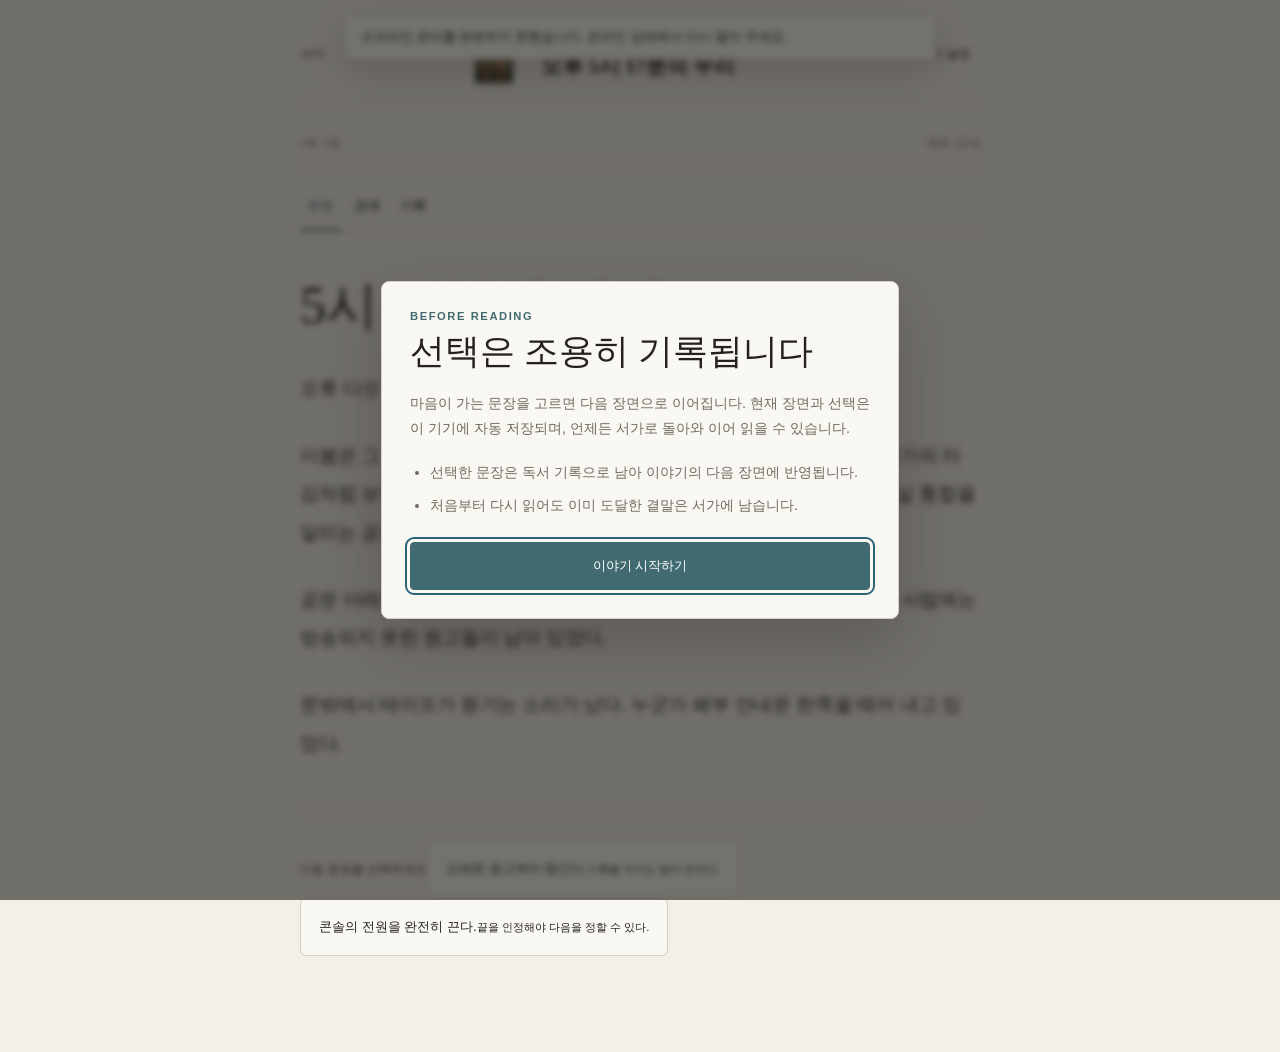
<file: stories/five-seventeen/index.html>
<!doctype html>
<html lang="ko">
<head>
  <meta charset="UTF-8" />
  <meta name="robots" content="noindex, nofollow" />
  <meta name="viewport" content="width=device-width, initial-scale=1.0" />
  <meta name="theme-color" content="#f3f0e8" />
  <link rel="manifest" href="../../manifest.webmanifest" />
  <link rel="apple-touch-icon" href="../../icons/icon-180.png" />
  <link rel="stylesheet" href="../../design-system.css" />
  <link rel="stylesheet" href="../../reader-tools.css" />
  <link rel="stylesheet" href="./styles.css" />
  <title>오후 5시 17분의 우리</title>
</head>
<body>
  <main class="reader five-seventeen-reader">
    <header class="reader-header">
      <a class="library-link" href="../../index.html" aria-label="작품 목록으로 돌아가기">서가</a>
      <div class="reader-title-lockup">
        <img class="story-mark-cover" src="../../covers/five-seventeen-cover.webp" alt="" width="400" height="600" decoding="async" />
        <div><p class="kicker">선택으로 읽는 청소년 로맨스</p><h1>오후 5시 17분의 우리</h1></div>
      </div>
      <div class="header-actions"><button id="restartButton" type="button">처음부터</button></div>
    </header>

    <div class="chapter-meta"><span id="chapterLabel"></span><span id="threadLabel"></span></div>
    <nav class="tabs" aria-label="소설 정보" role="tablist">
      <button class="tab is-active" type="button" role="tab" data-tab="story" aria-controls="storyPanel" aria-selected="true">본문</button>
      <button class="tab" type="button" role="tab" data-tab="relationships" aria-controls="relationshipsPanel" aria-selected="false">관계</button>
      <button class="tab" type="button" role="tab" data-tab="memory" aria-controls="memoryPanel" aria-selected="false">기록</button>
    </nav>

    <section id="storyPanel" role="tabpanel" aria-live="polite">
      <article class="page"><h2 id="sceneTitle" tabindex="-1"></h2><div id="storyText" class="prose"></div></article>
      <nav id="choices" class="choices" aria-label="선택지"></nav>
    </section>

    <section class="panel" id="relationshipsPanel" role="tabpanel" hidden>
      <div class="panel-heading"><h2>우리 사이의 주파수</h2><p>봄이 이름을 알고 다시 마주한 사람들의 현재를 보여 줍니다.</p></div>
      <div id="relationshipList" class="relationship-list"></div>
    </section>

    <section class="panel" id="memoryPanel" role="tabpanel" hidden>
      <div class="panel-heading"><h2>남겨 둔 문장</h2><p>지금까지 선택한 말과 그때의 장면을 순서대로 보관합니다.</p></div>
      <div id="memoryList" class="memory-list"></div>
    </section>
  </main>
  <script src="./story-data.js"></script>
  <script src="../../reader-tools.js"></script>
  <script src="./novel.js"></script>
</body>
</html>
</file>
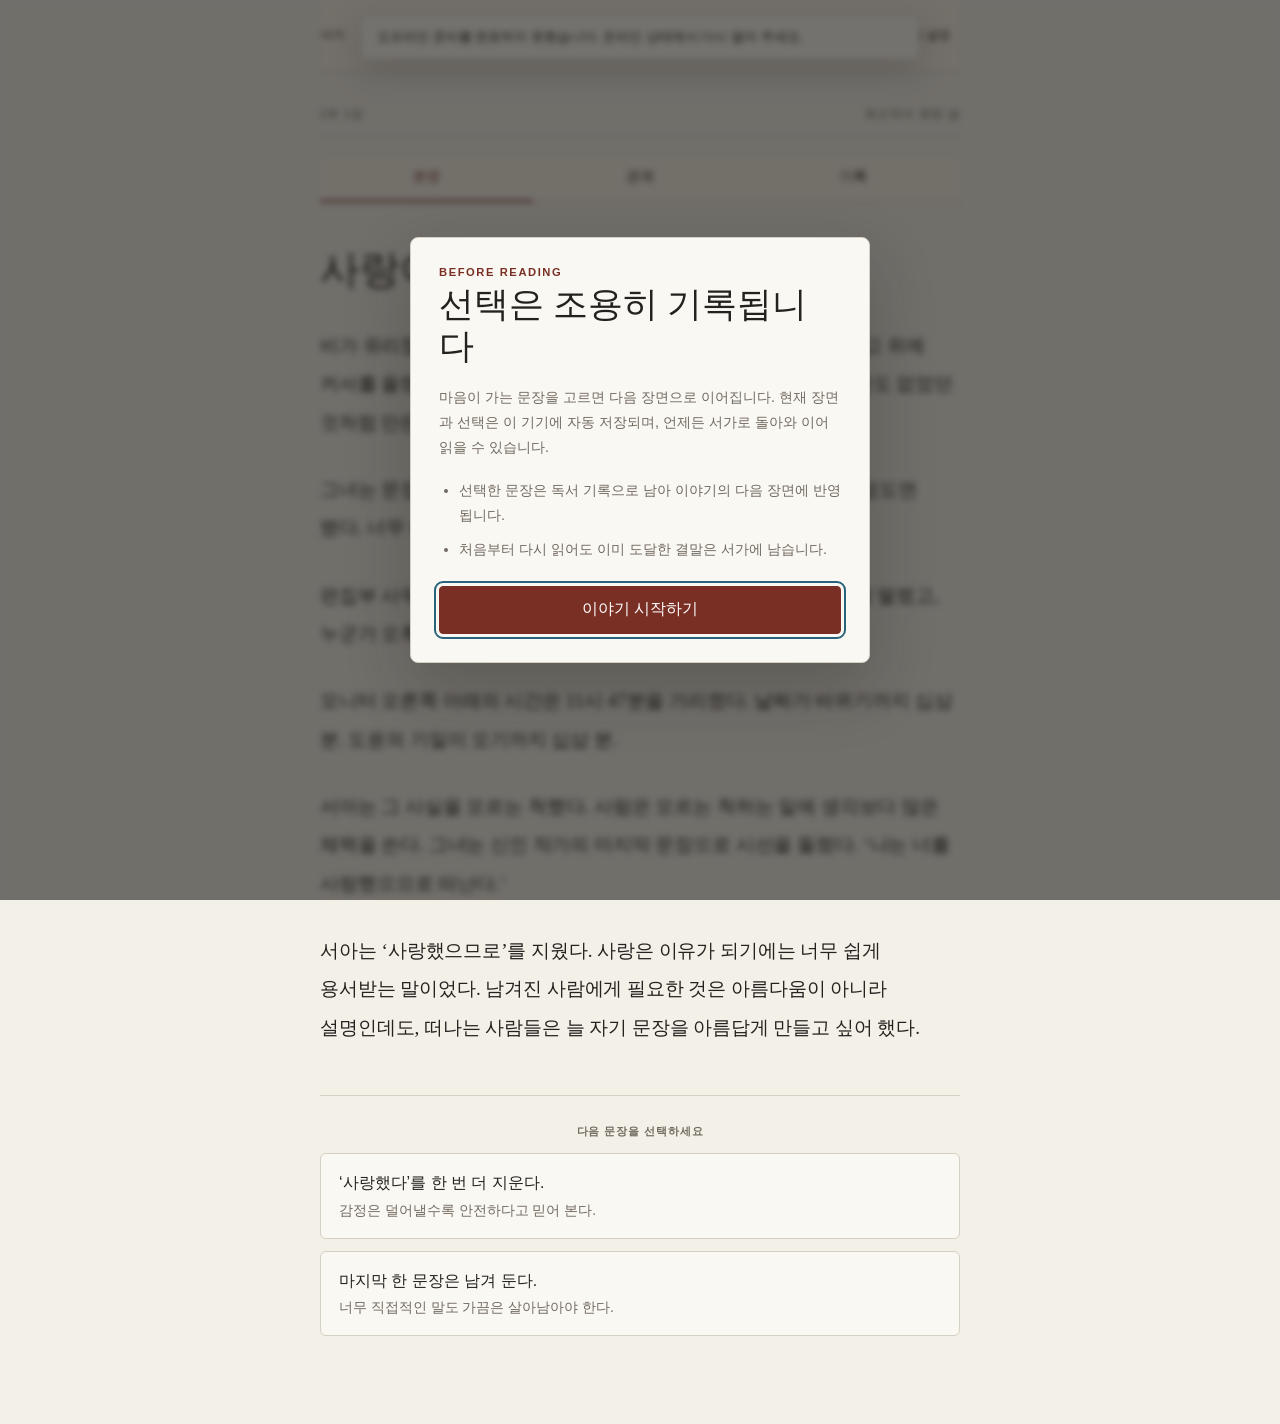
<file: stories/glass-season/index.html>
<!doctype html>
<html lang="ko">
  <head>
    <meta charset="UTF-8" />
    <!-- 공개 주소는 유지하되 검색 결과에는 노출하지 않는다. -->
    <meta name="robots" content="noindex, nofollow" />
    <meta name="viewport" content="width=device-width, initial-scale=1.0" />
    <meta
      name="description"
      content="선택에 따라 문장, 장면, 결말이 달라지는 순수 텍스트 반응형 소설"
    />
    <meta name="theme-color" content="#f7f2e8" />
    <meta name="mobile-web-app-capable" content="yes" />
    <meta name="apple-mobile-web-app-capable" content="yes" />
    <meta name="apple-mobile-web-app-status-bar-style" content="default" />
    <meta name="apple-mobile-web-app-title" content="유리 계절" />
    <link rel="manifest" href="../../manifest.webmanifest" />
    <link rel="apple-touch-icon" href="./icons/icon-180.png" />
    <title>유리 계절의 고백 | 반응형 소설</title>
    <link rel="stylesheet" href="./styles.css" />
    <link rel="stylesheet" href="../../reader-tools.css" />
    <link rel="stylesheet" href="../../design-system.css" />
  </head>
  <body>
    <main class="reader">
      <header class="reader-header">
        <a class="library-link" href="../../index.html" title="작품 목록으로 돌아가기" aria-label="작품 목록으로 돌아가기">서가</a>
        <div class="reader-title-lockup">
          <img class="reader-cover" src="../../covers/glass-season-cover.webp" alt="" width="400" height="600" decoding="async" />
          <div>
            <p class="kicker">선택으로 읽는 소설</p>
            <h1 id="novelTitle">유리 계절의 고백</h1>
          </div>
        </div>
        <div class="header-actions">
          <button id="installButton" class="install-button" type="button" hidden>설치</button>
          <button id="restartButton" type="button">처음부터</button>
        </div>
      </header>

      <section class="chapter-meta" aria-label="현재 장면 정보">
        <span id="chapterLabel">1부 1장</span>
        <span id="threadLabel">퇴근하지 못한 밤</span>
      </section>

      <nav class="tabs" aria-label="소설 정보" role="tablist">
        <button class="tab is-active" id="storyTab" type="button" role="tab" data-tab="story" aria-controls="storyPanel" aria-selected="true">본문</button>
        <button class="tab" id="relationshipsTab" type="button" role="tab" data-tab="relationships" aria-controls="relationshipsPanel" aria-selected="false">관계</button>
        <button class="tab" id="memoryTab" type="button" role="tab" data-tab="memory" aria-controls="memoryPanel" aria-selected="false">기록</button>
      </nav>

      <section id="storyPanel" role="tabpanel" aria-labelledby="storyTab" aria-live="polite">
        <article class="page">
          <h2 id="sceneTitle" tabindex="-1"></h2>
          <div class="prose" id="storyText"></div>
        </article>

        <nav class="choices" id="choices" aria-label="선택지"></nav>
      </section>

      <section class="panel" id="relationshipsPanel" role="tabpanel" aria-labelledby="relationshipsTab" hidden>
        <div class="panel-heading">
          <h2>관계의 온도</h2>
          <p>서아가 실제로 마주친 사람들과의 거리를 남겨 둡니다.</p>
        </div>
        <div class="relationship-list" id="relationshipList"></div>
      </section>

      <section class="panel" id="memoryPanel" role="tabpanel" aria-labelledby="memoryTab" hidden>
        <div class="panel-heading">
          <h2>남은 흔적</h2>
          <p>서아가 지우지 못한 문장, 손에 쥔 단서, 아직 대답하지 못한 질문을 모아 둡니다.</p>
        </div>
        <div class="memory-list" id="memoryList"></div>
      </section>
    </main>

    <dialog class="install-dialog" id="installDialog" aria-labelledby="installDialogTitle">
      <div>
        <p class="kicker">홈 화면</p>
        <h2 id="installDialogTitle">유리 계절의 고백</h2>
        <p>Safari의 공유 메뉴에서 ‘홈 화면에 추가’를 선택하면 책장처럼 꺼내 읽을 수 있습니다.</p>
      </div>
      <button id="closeInstallDialog" type="button">닫기</button>
    </dialog>

    <script src="./story-data.js"></script>
    <script src="../../reader-tools.js"></script>
    <script src="./novel.js"></script>
  </body>
</html>
</file>
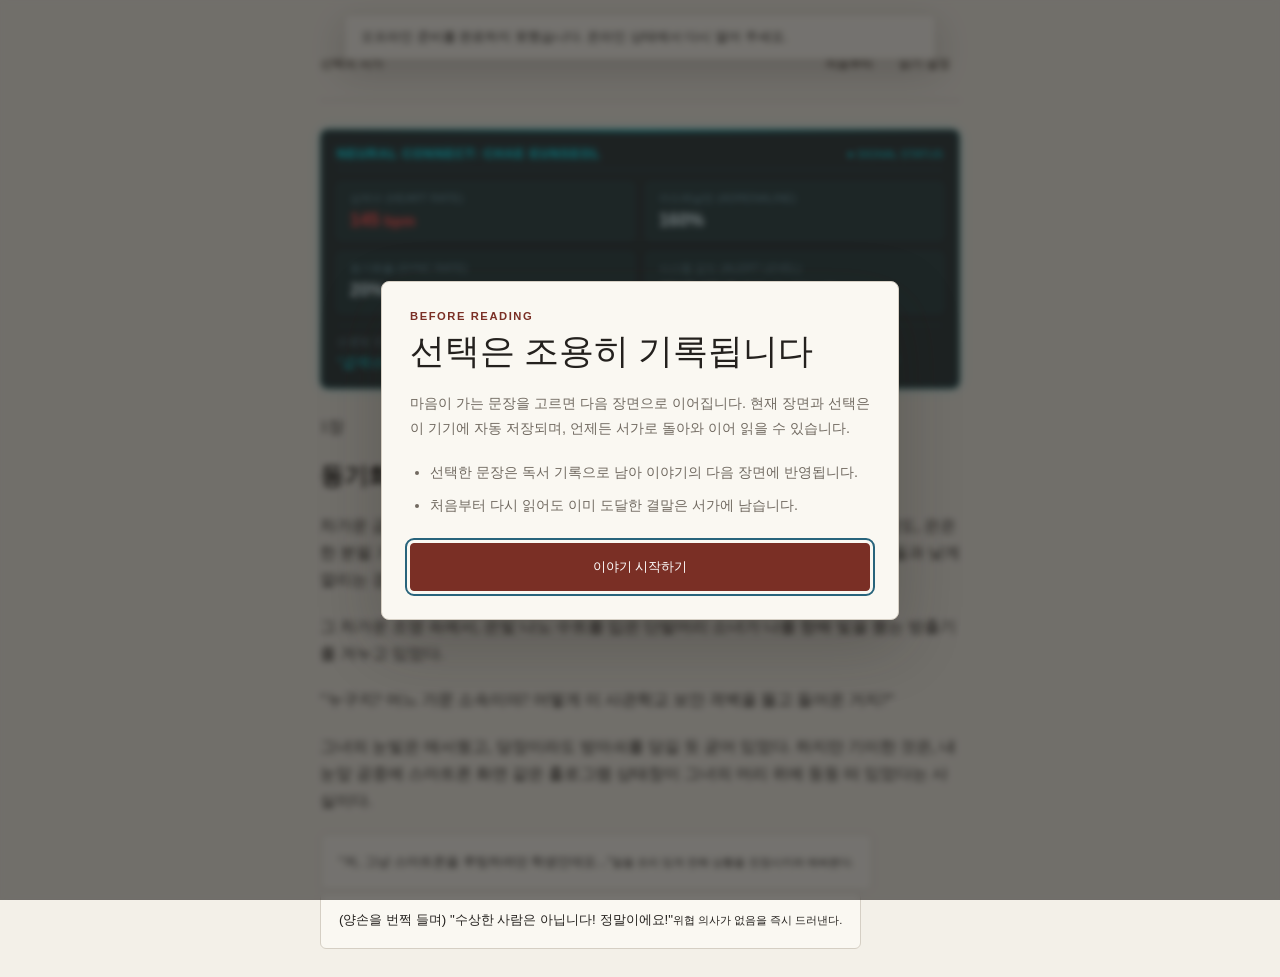
<file: stories/glitch-academy/index.html>
<!doctype html>
<html lang="ko">
<head>
  <meta charset="UTF-8" />
  <meta name="robots" content="noindex, nofollow" />
  <meta name="viewport" content="width=device-width, initial-scale=1.0" />
  <link rel="stylesheet" href="../../design-system.css" />
  <link rel="stylesheet" href="../../reader-tools.css" />
  <link rel="stylesheet" href="./styles.css" />
  <title>글리치 아카데미</title>
</head>
<body>
  <main class="reader">
    <header class="novel-header"><a href="../../index.html">선택의 서가</a><div class="header-actions"><button id="restartButton" type="button">처음부터</button></div></header>
    <div id="hologramStatus" class="hologram-status" aria-live="polite"></div>
    <section class="panel" id="storyPanel"><p id="chapterLabel"></p><h1 id="sceneTitle" tabindex="-1"></h1><div id="storyText"></div><div id="choices"></div></section>
  </main>
  <script src="./story-data.js"></script>
  <script src="../../reader-tools.js"></script>
  <script src="./novel.js"></script>
</body>
</html>
</file>
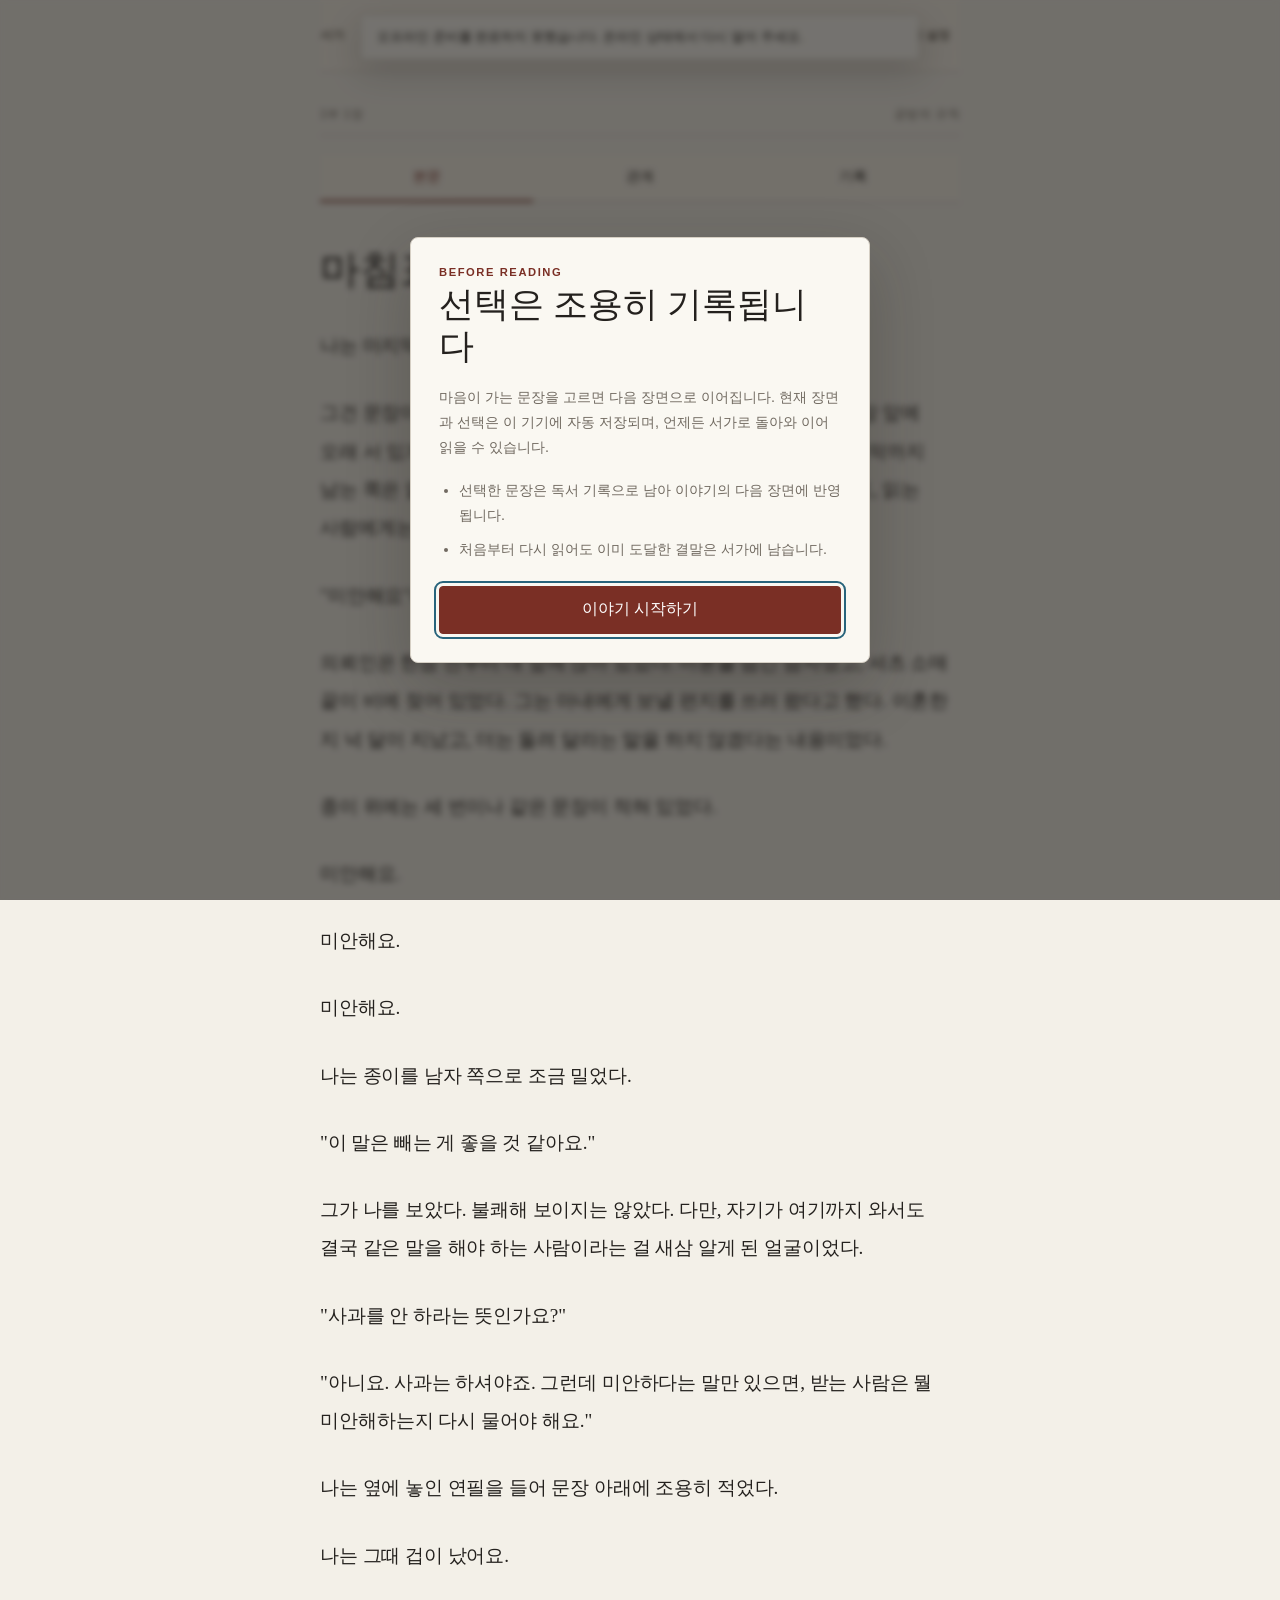
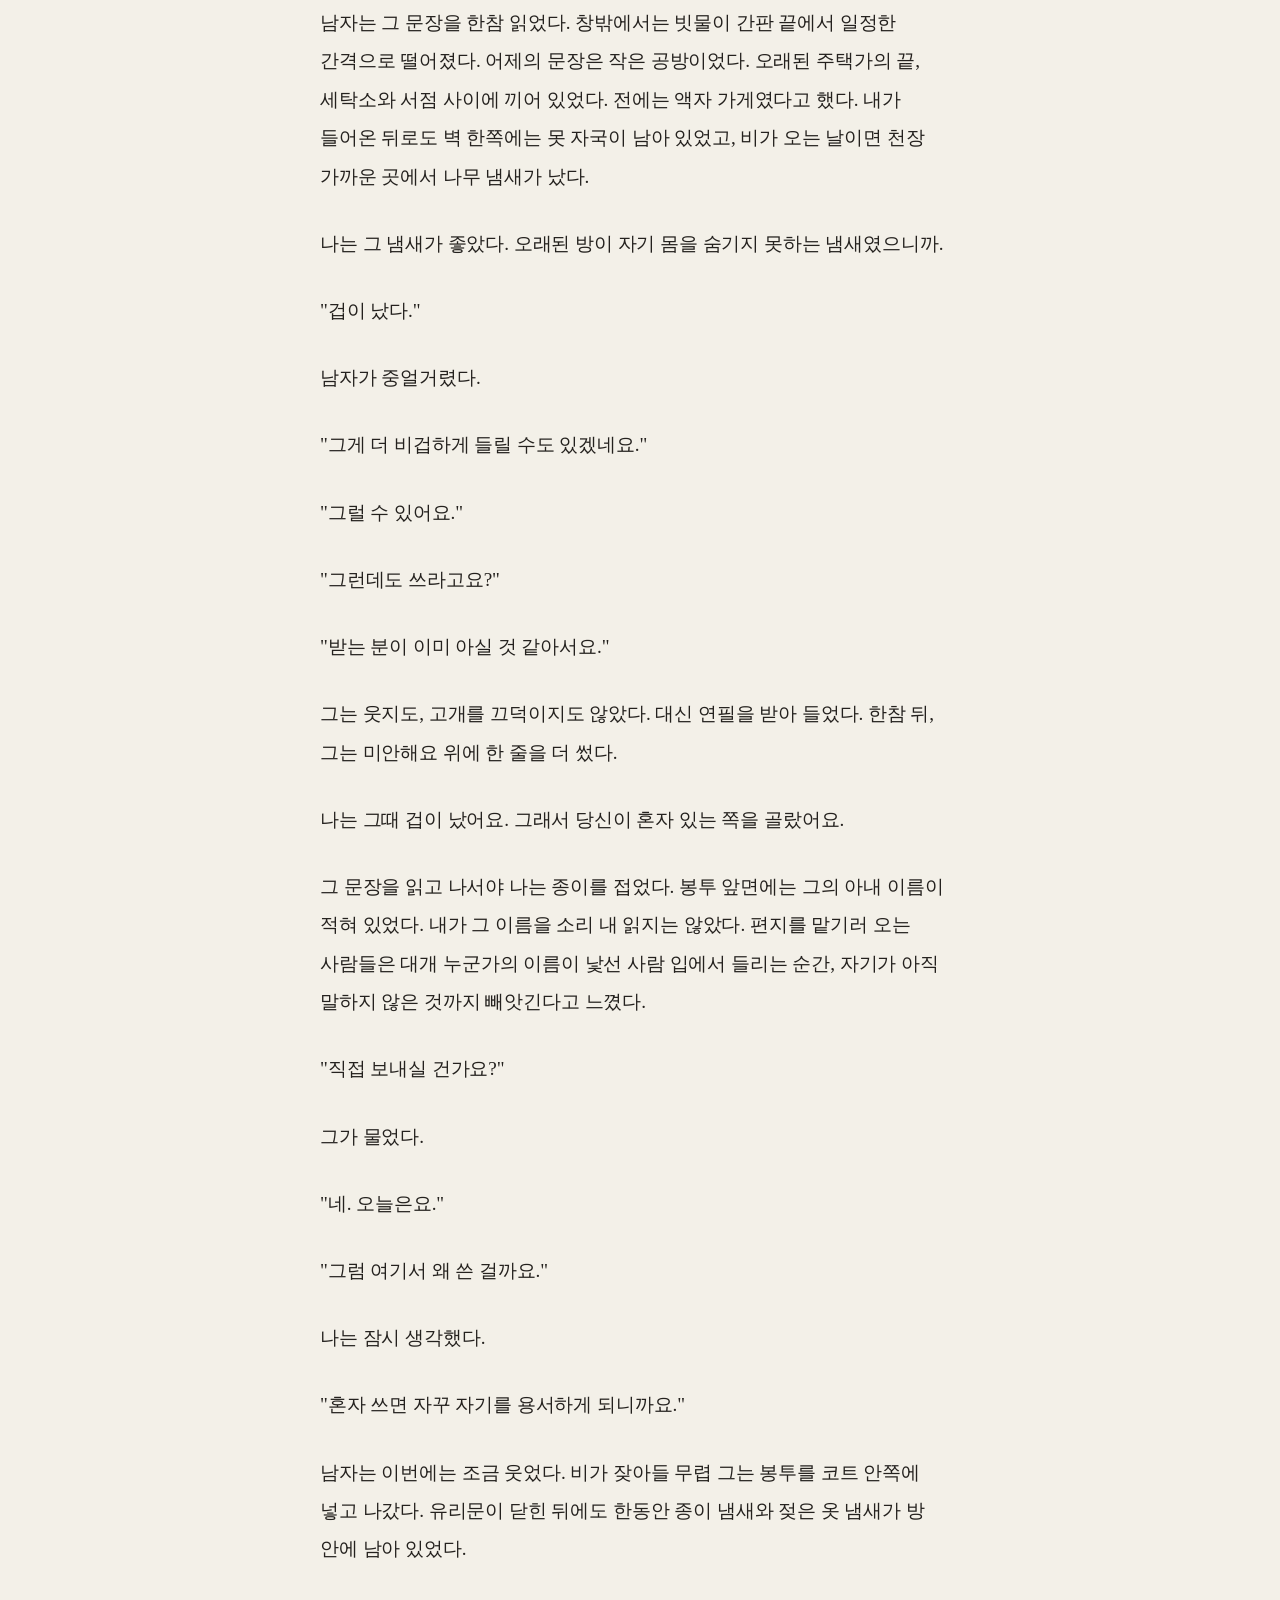
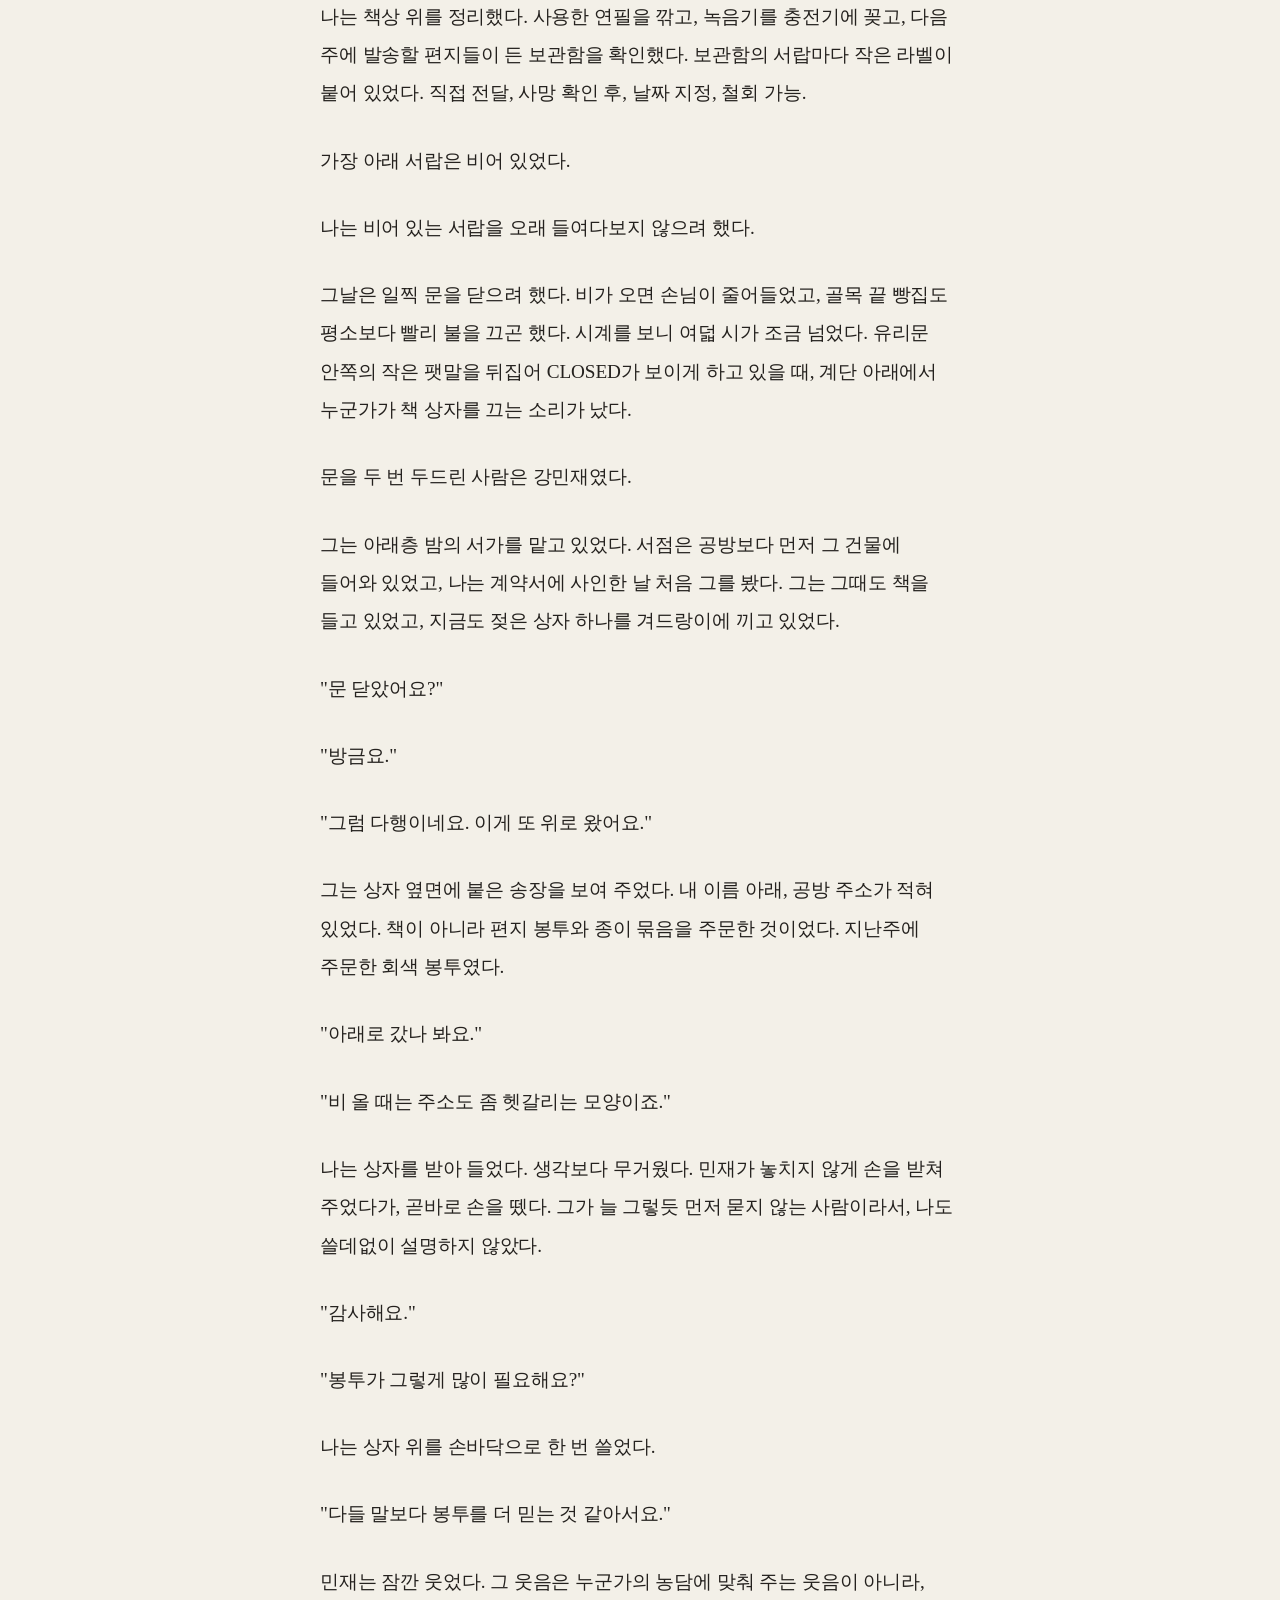
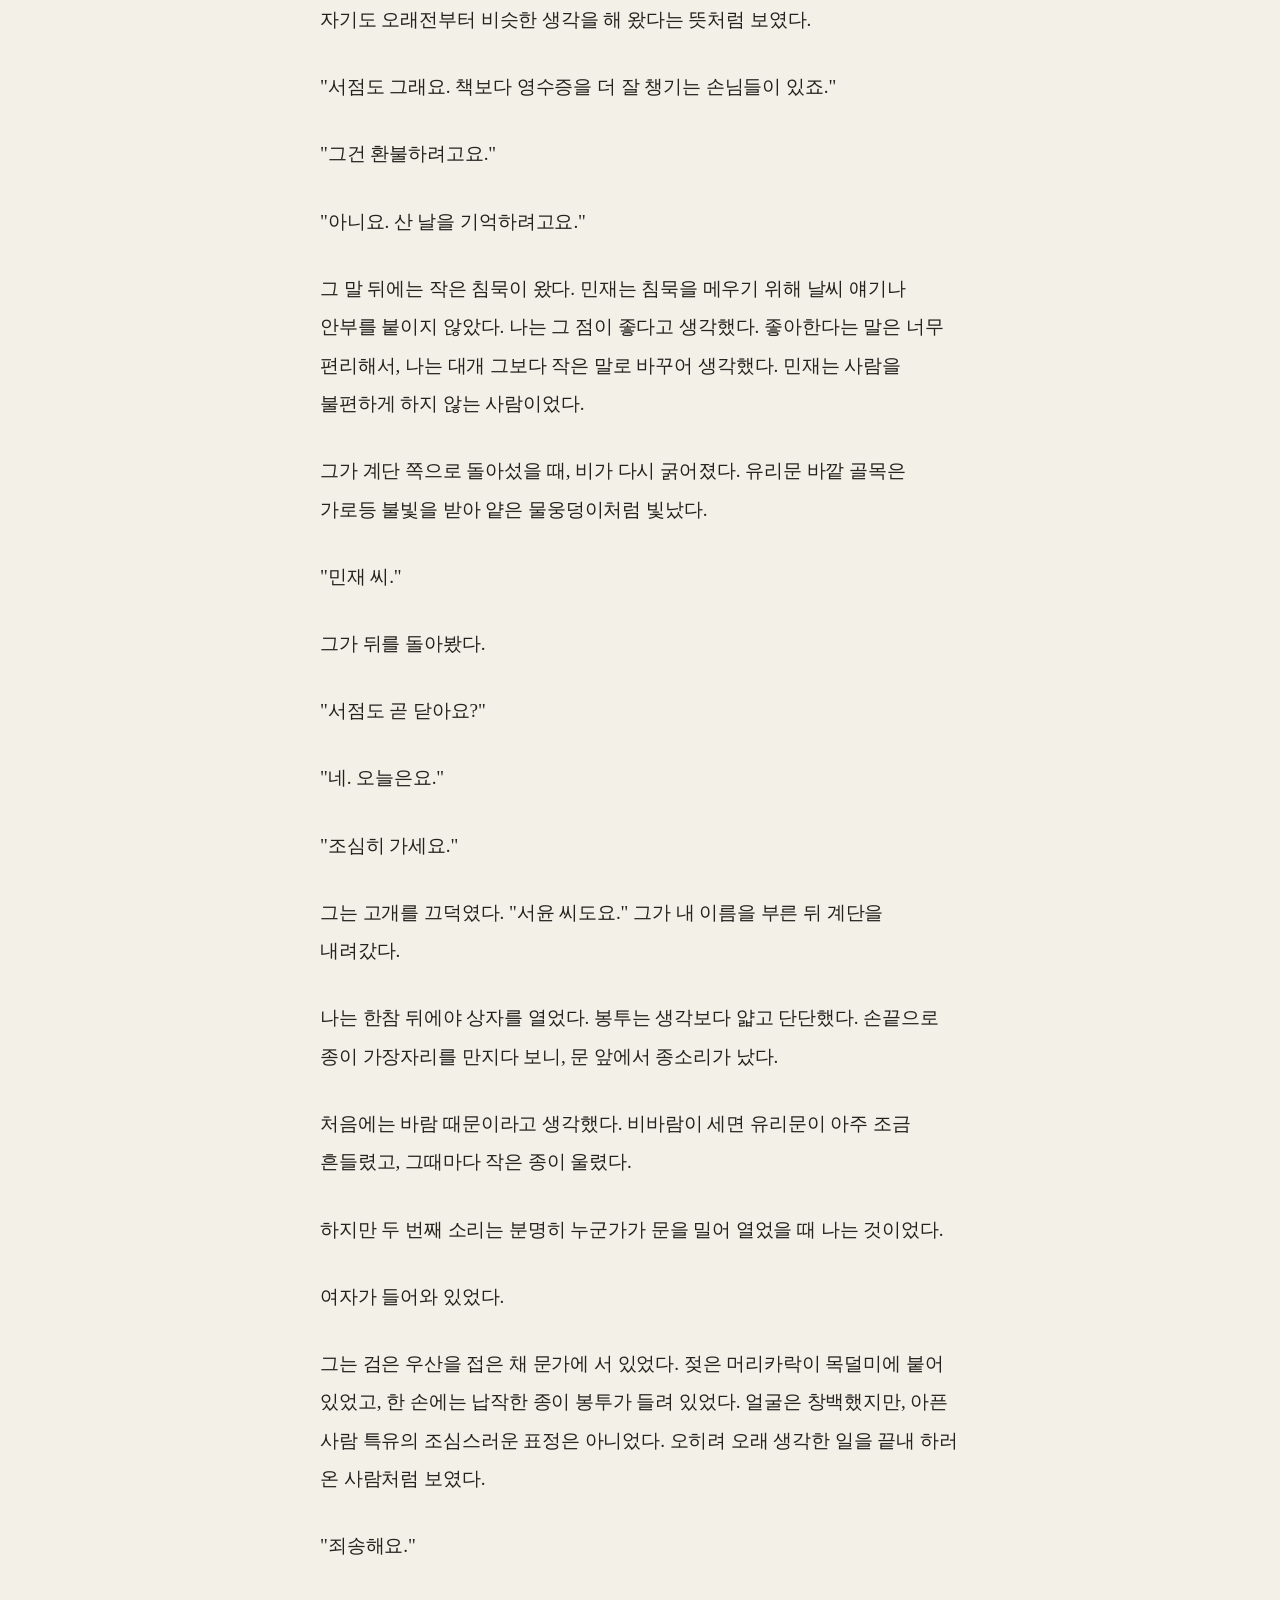
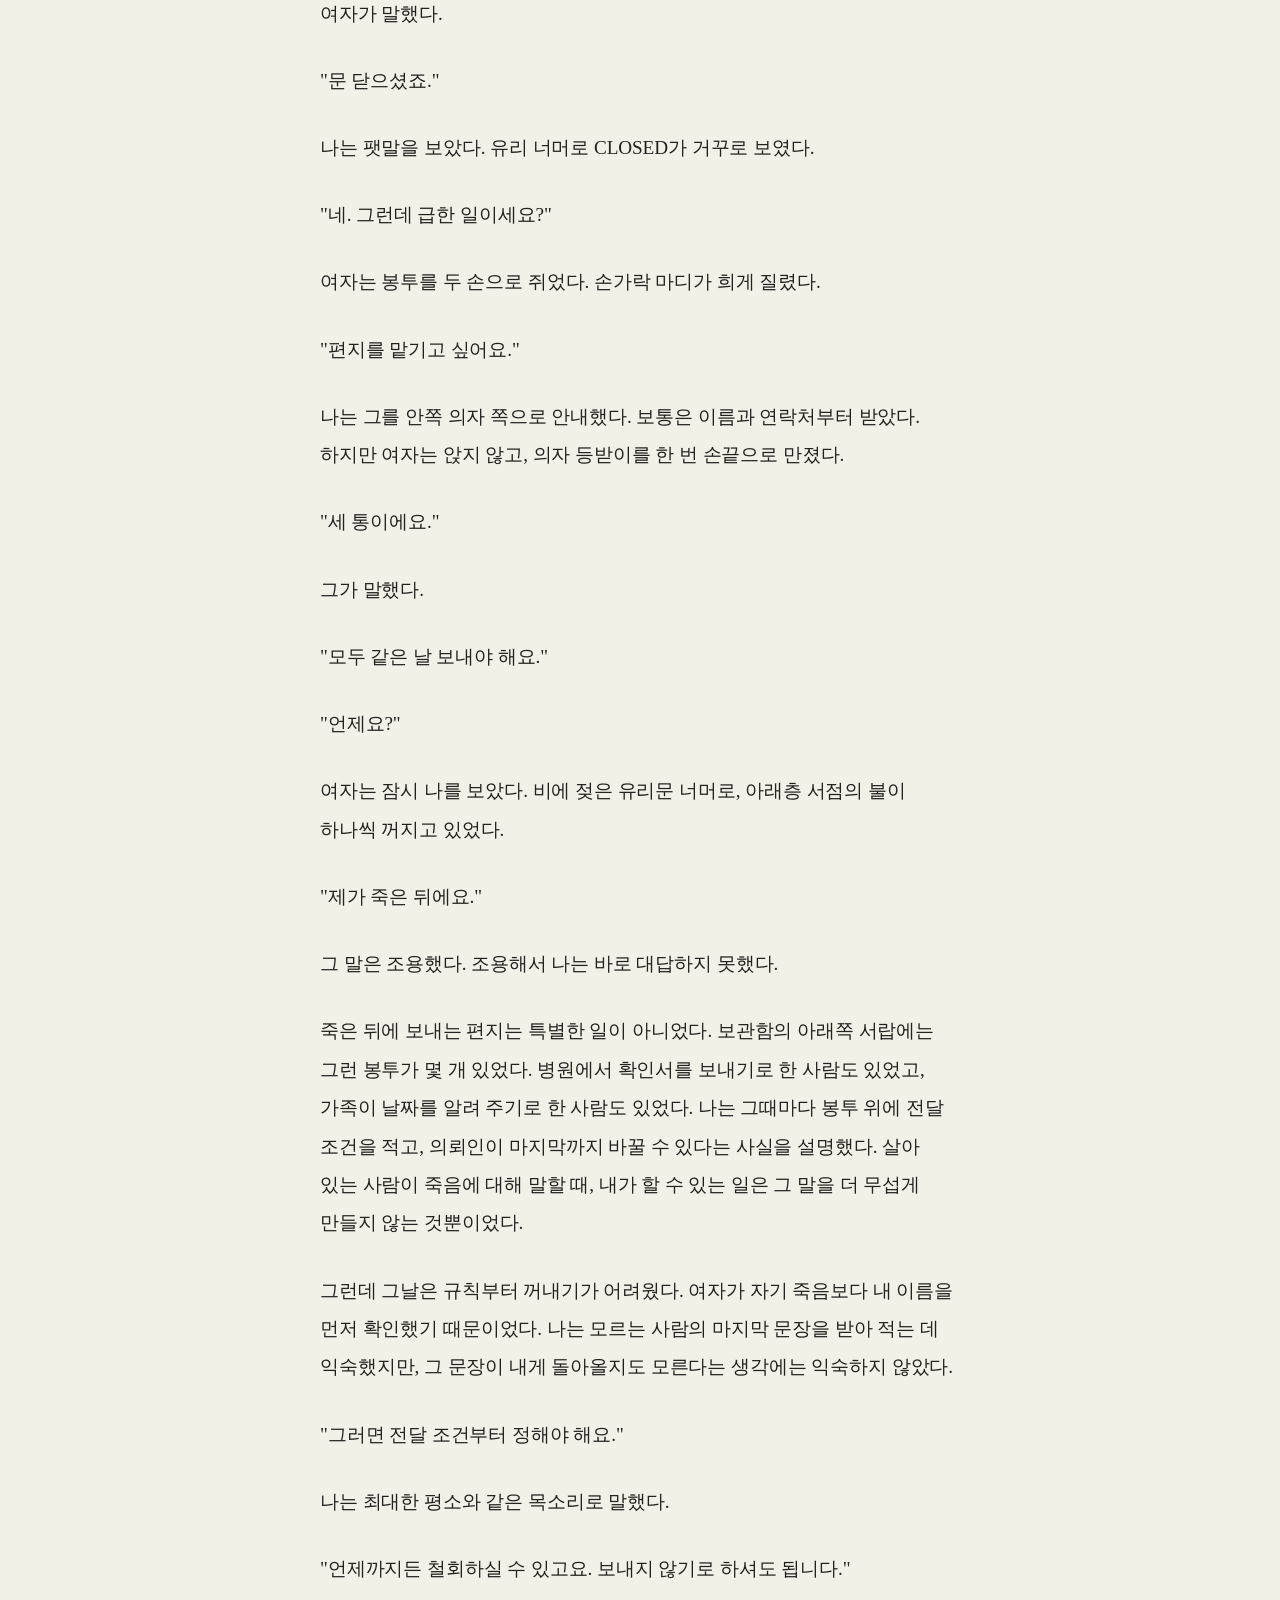
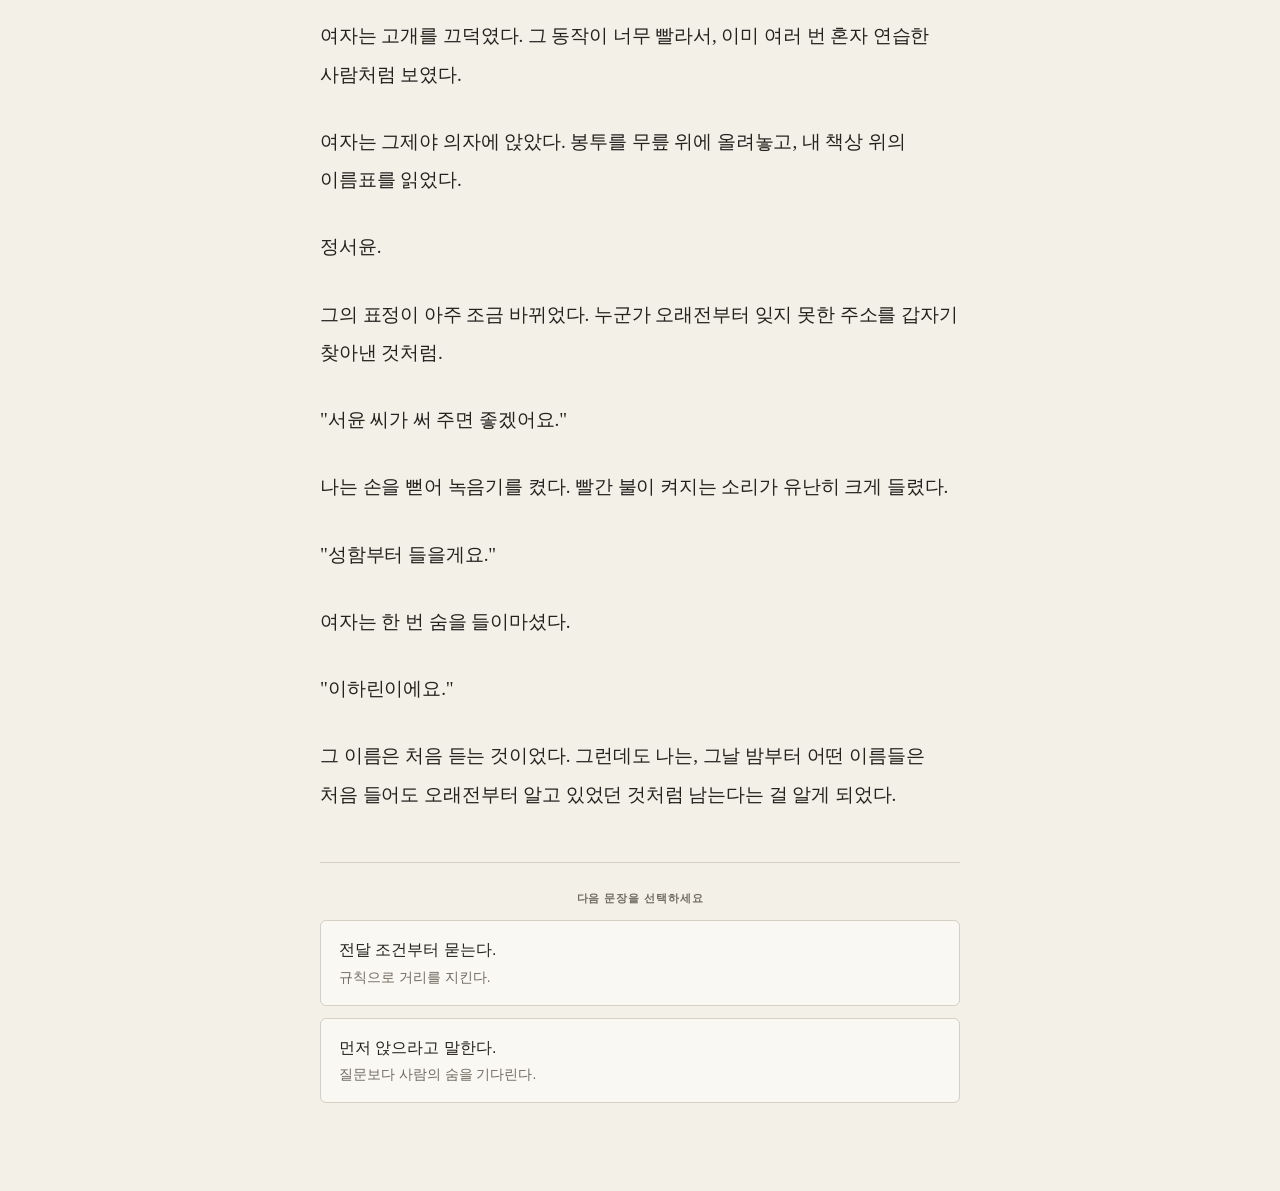
<file: stories/last-letters/index.html>
<!doctype html>
<html lang="ko">
  <head>
    <meta charset="UTF-8" />
    <!-- 공개 주소는 유지하되 검색 결과에는 노출하지 않는다. -->
    <meta name="robots" content="noindex, nofollow" />
    <meta name="viewport" content="width=device-width, initial-scale=1.0" />
    <meta
      name="description"
      content="선택에 따라 문장, 장면, 결말이 달라지는 순수 텍스트 반응형 소설"
    />
    <meta name="theme-color" content="#f7f2e8" />
    <meta name="mobile-web-app-capable" content="yes" />
    <meta name="apple-mobile-web-app-capable" content="yes" />
    <meta name="apple-mobile-web-app-status-bar-style" content="default" />
    <meta name="apple-mobile-web-app-title" content="마지막 편지" />
    <link rel="manifest" href="../../manifest.webmanifest" />
    <link rel="apple-touch-icon" href="./icons/icon-180.png" />
    <title>마지막 편지를 대신 쓰는 일 | 반응형 소설</title>
    <link rel="stylesheet" href="./styles.css" />
    <link rel="stylesheet" href="../../reader-tools.css" />
    <link rel="stylesheet" href="../../design-system.css" />
  </head>
  <body>
    <main class="reader">
      <header class="reader-header">
        <a class="library-link" href="../../index.html" title="작품 목록으로 돌아가기" aria-label="작품 목록으로 돌아가기">서가</a>
        <div class="reader-title-lockup">
          <img class="reader-cover" src="../../covers/last-letters-cover.webp" alt="" width="400" height="600" decoding="async" />
          <div>
            <p class="kicker">선택으로 읽는 소설</p>
            <h1 id="novelTitle">마지막 편지를 대신 쓰는 일</h1>
          </div>
        </div>
        <div class="header-actions">
          <button id="installButton" class="install-button" type="button" hidden>설치</button>
          <button id="restartButton" type="button">처음부터</button>
        </div>
      </header>

      <section class="chapter-meta" aria-label="현재 장면 정보">
        <span id="chapterLabel">1부 1장</span>
        <span id="threadLabel">공방의 규칙</span>
      </section>

      <nav class="tabs" aria-label="소설 정보" role="tablist">
        <button class="tab is-active" id="storyTab" type="button" role="tab" data-tab="story" aria-controls="storyPanel" aria-selected="true">본문</button>
        <button class="tab" id="relationshipsTab" type="button" role="tab" data-tab="relationships" aria-controls="relationshipsPanel" aria-selected="false">관계</button>
        <button class="tab" id="memoryTab" type="button" role="tab" data-tab="memory" aria-controls="memoryPanel" aria-selected="false">기록</button>
      </nav>

      <section id="storyPanel" role="tabpanel" aria-labelledby="storyTab" aria-live="polite">
        <article class="page">
          <h2 id="sceneTitle" tabindex="-1"></h2>
          <div class="prose" id="storyText"></div>
        </article>

        <nav class="choices" id="choices" aria-label="선택지"></nav>
      </section>

      <section class="panel" id="relationshipsPanel" role="tabpanel" aria-labelledby="relationshipsTab" hidden>
        <div class="panel-heading">
          <h2>관계의 온도</h2>
          <p>서윤이 실제로 마주친 사람들과의 거리를 남겨 둡니다.</p>
        </div>
        <div class="relationship-list" id="relationshipList"></div>
      </section>

      <section class="panel" id="memoryPanel" role="tabpanel" aria-labelledby="memoryTab" hidden>
        <div class="panel-heading">
          <h2>남은 흔적</h2>
          <p>서윤이 보관한 문장, 손에 쥔 단서, 아직 대답하지 못한 질문을 모아 둡니다.</p>
        </div>
        <div class="memory-list" id="memoryList"></div>
      </section>
    </main>

    <dialog class="install-dialog" id="installDialog" aria-labelledby="installDialogTitle">
      <div>
        <p class="kicker">홈 화면</p>
        <h2 id="installDialogTitle">마지막 편지를 대신 쓰는 일</h2>
        <p>Safari의 공유 메뉴에서 ‘홈 화면에 추가’를 선택하면 책장처럼 꺼내 읽을 수 있습니다.</p>
      </div>
      <button id="closeInstallDialog" type="button">닫기</button>
    </dialog>

    <script src="./story-data.js"></script>
    <script src="../../reader-tools.js"></script>
    <script src="./novel.js"></script>
  </body>
</html>
</file>
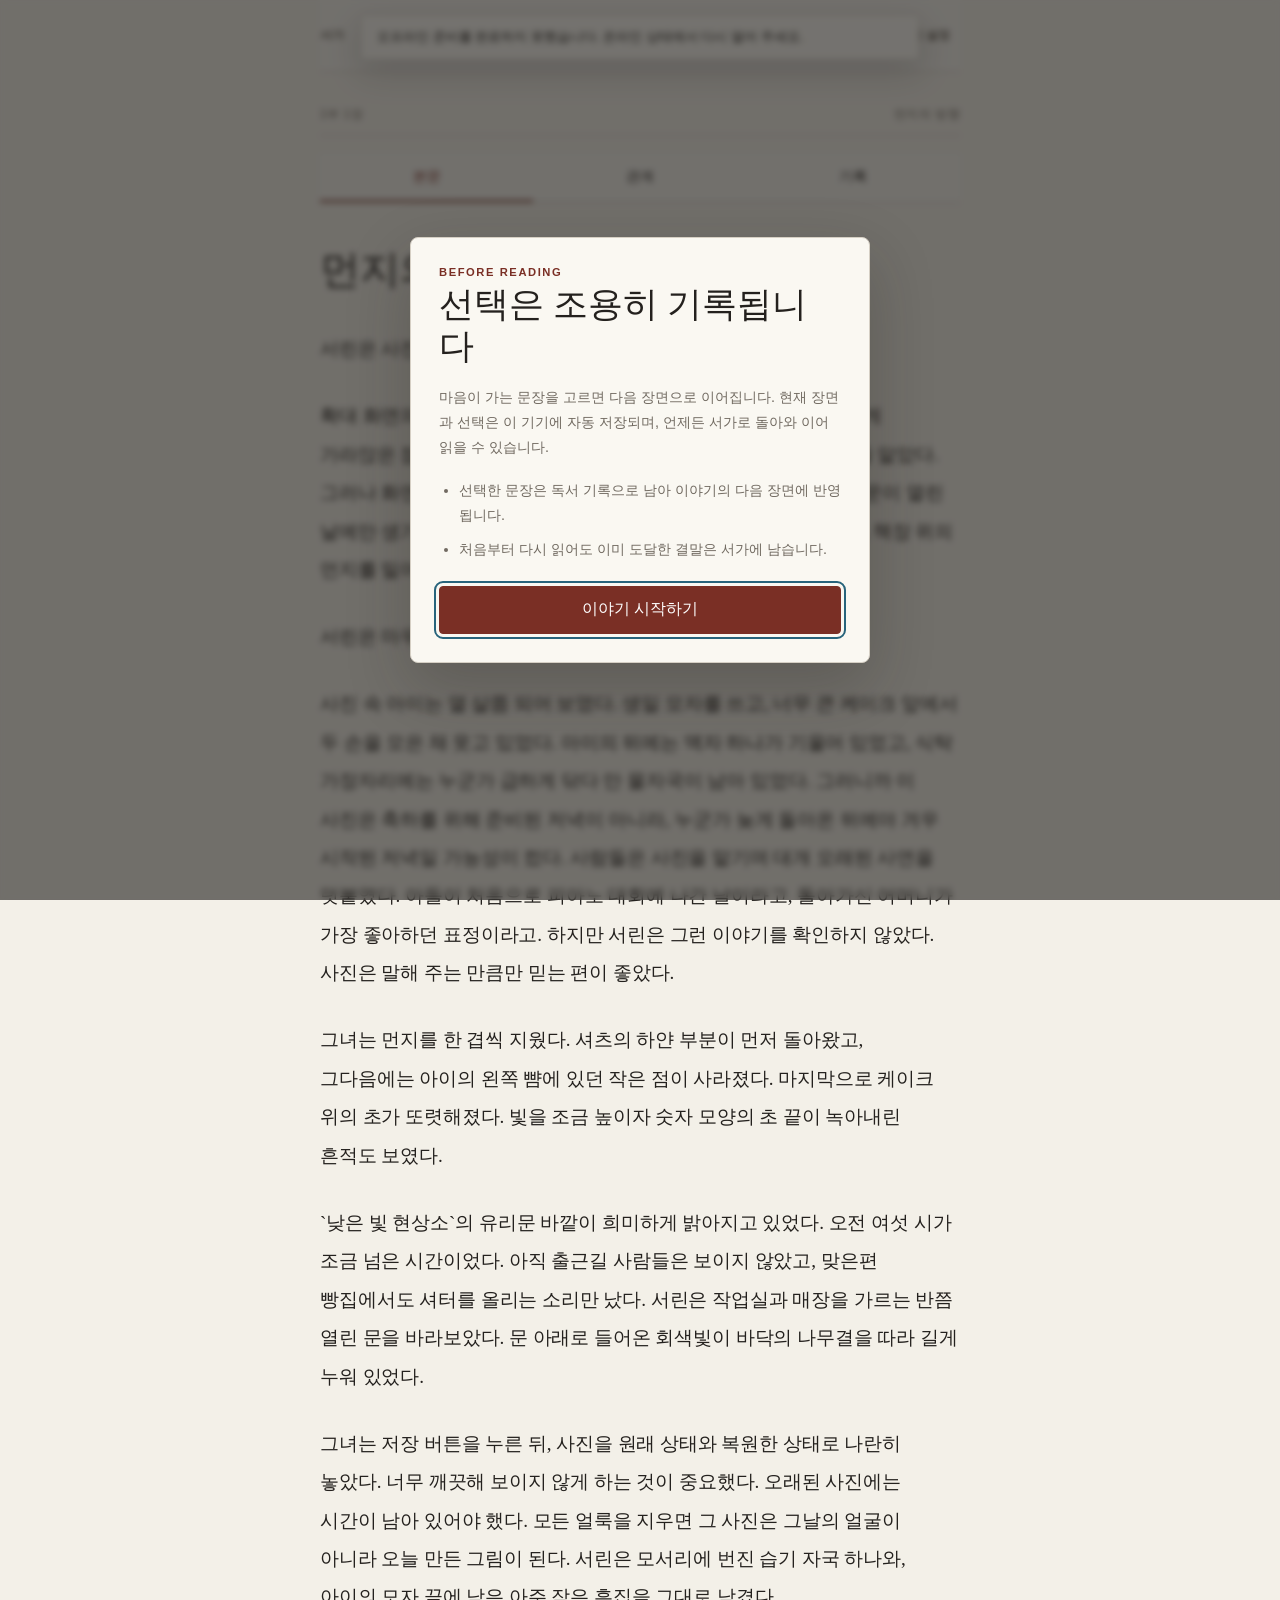
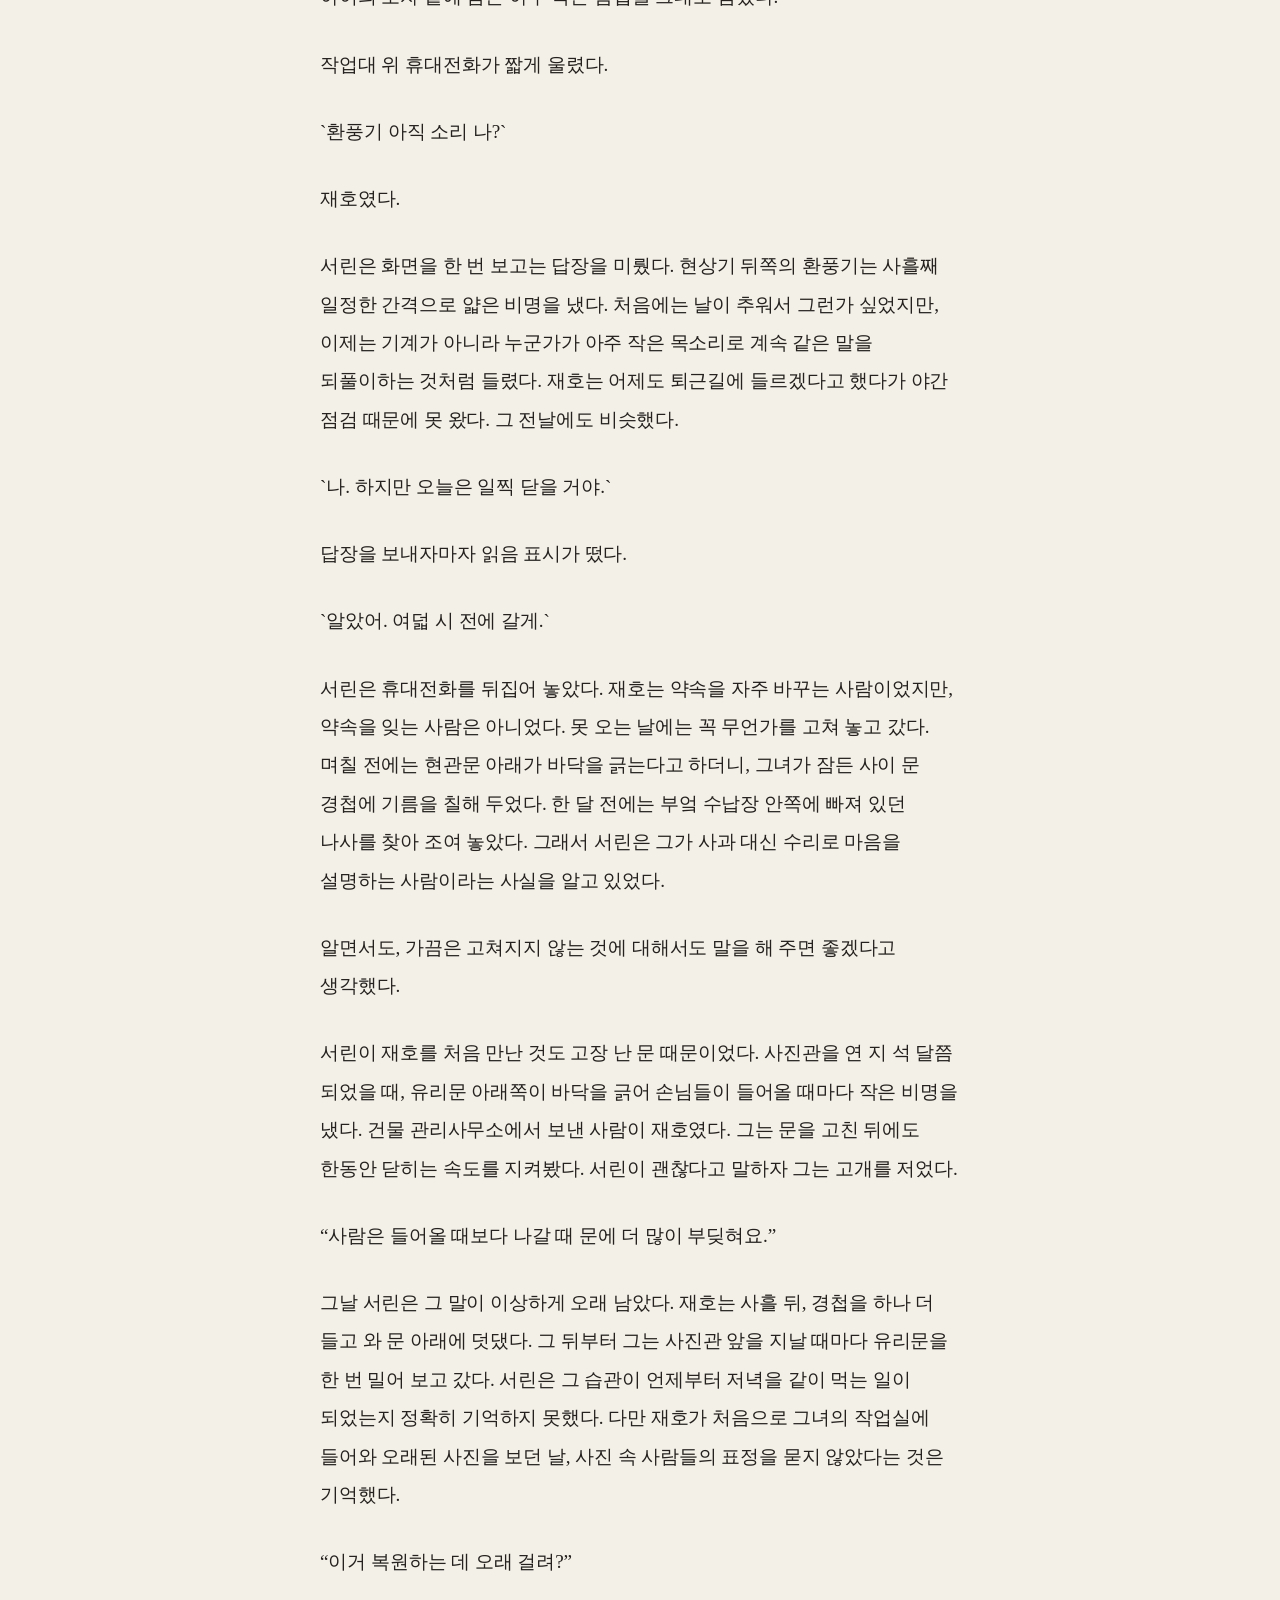
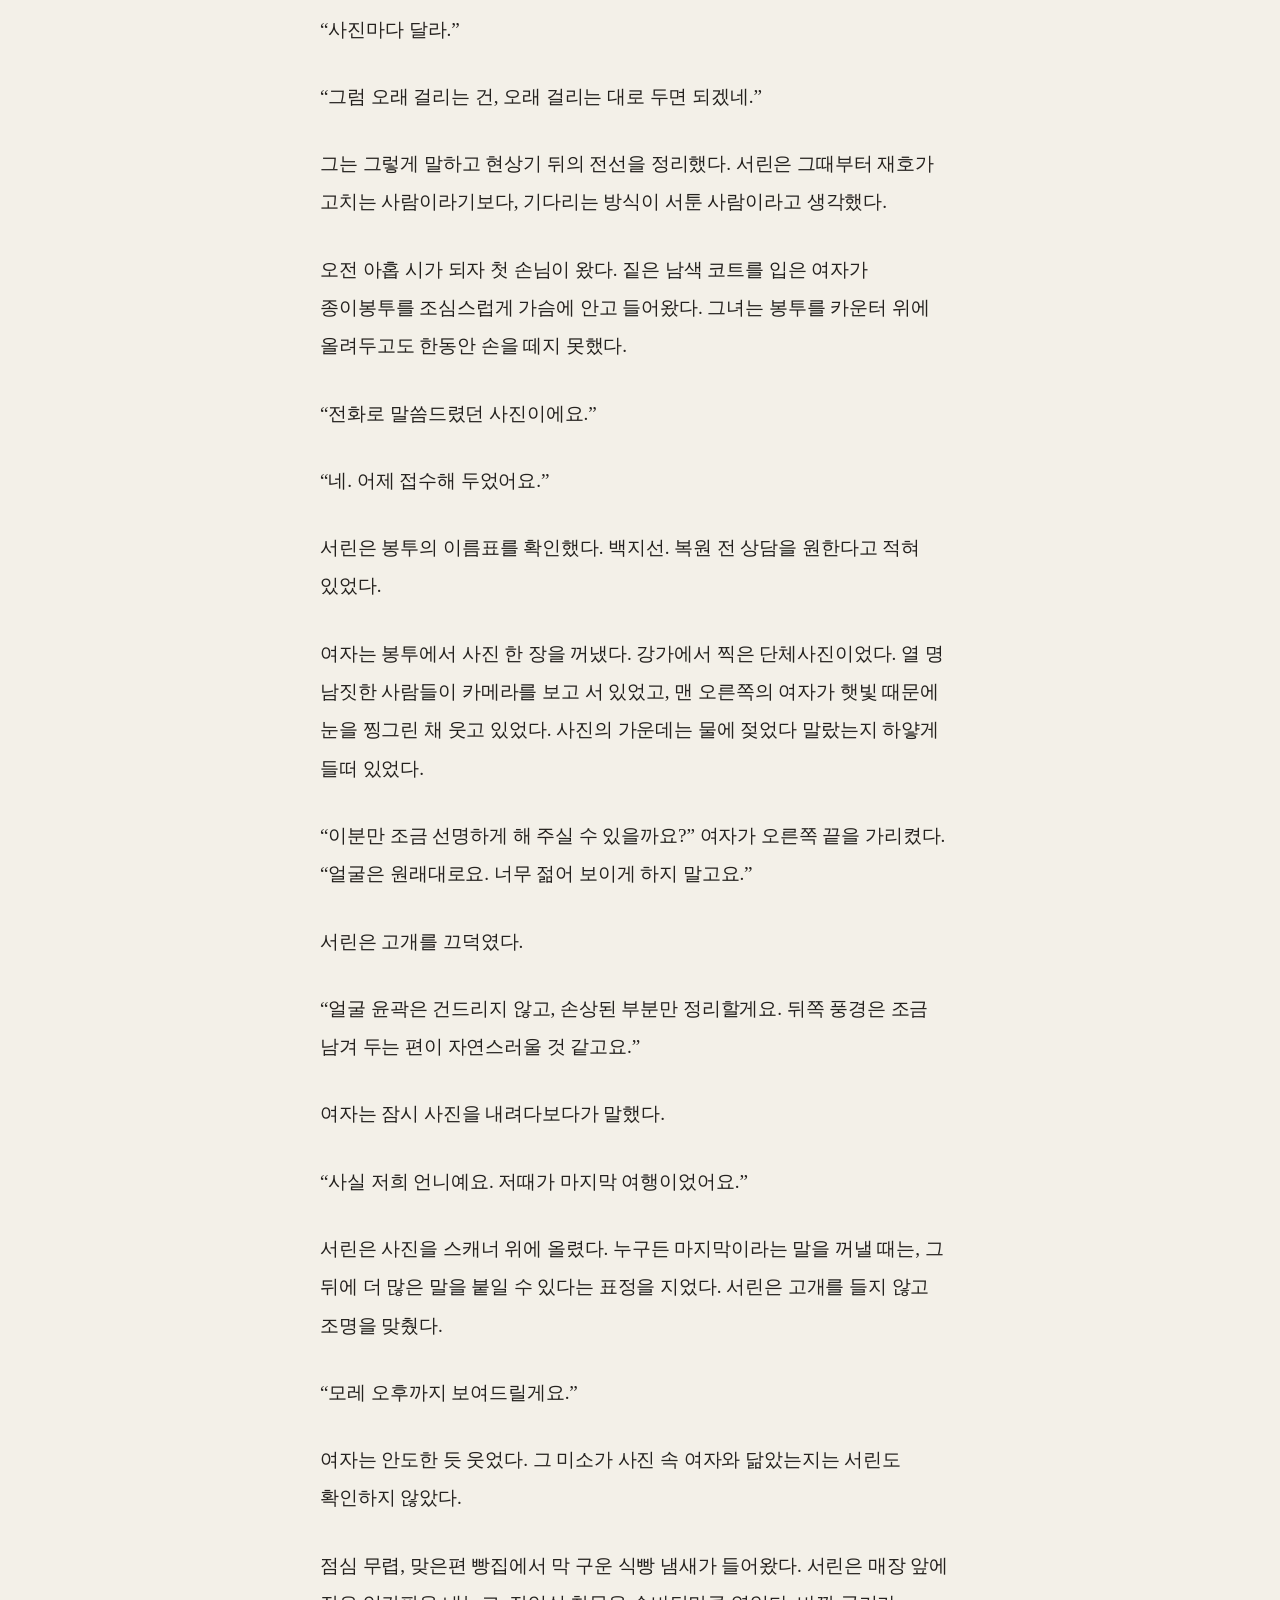
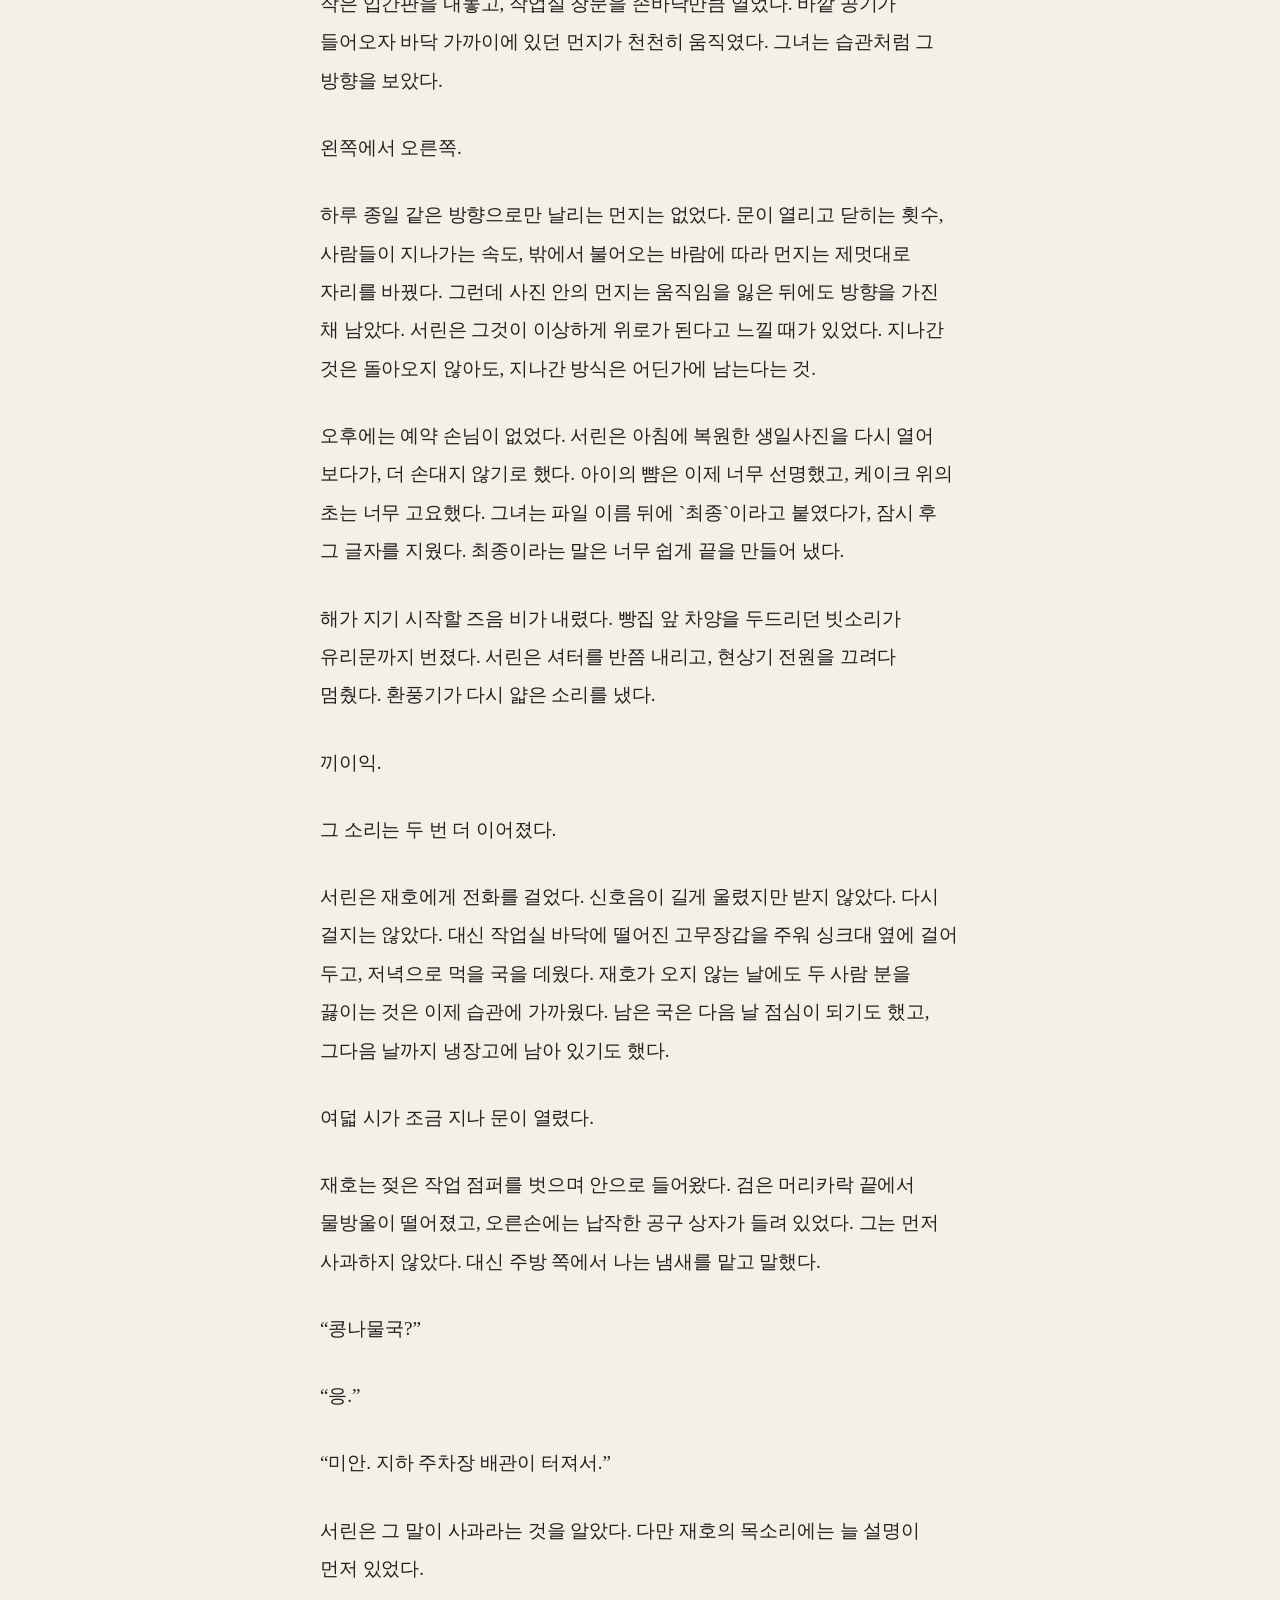
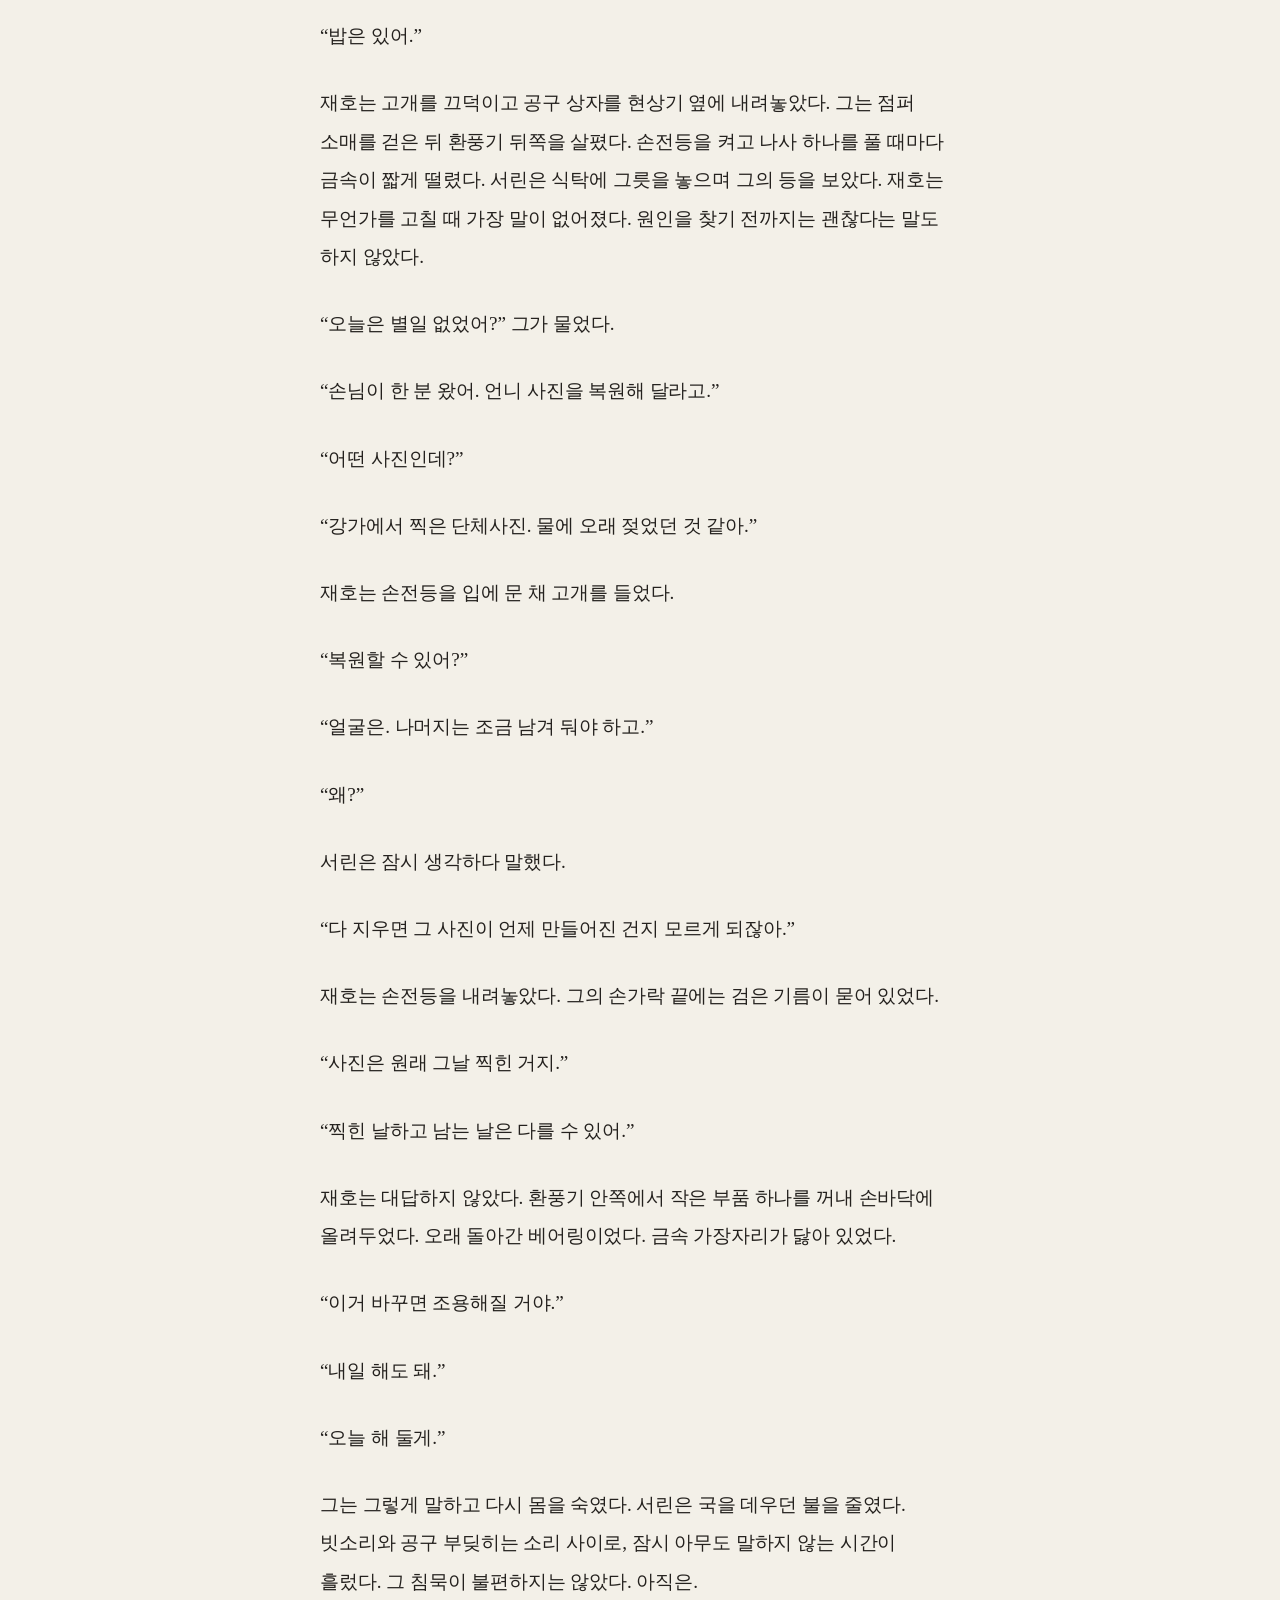
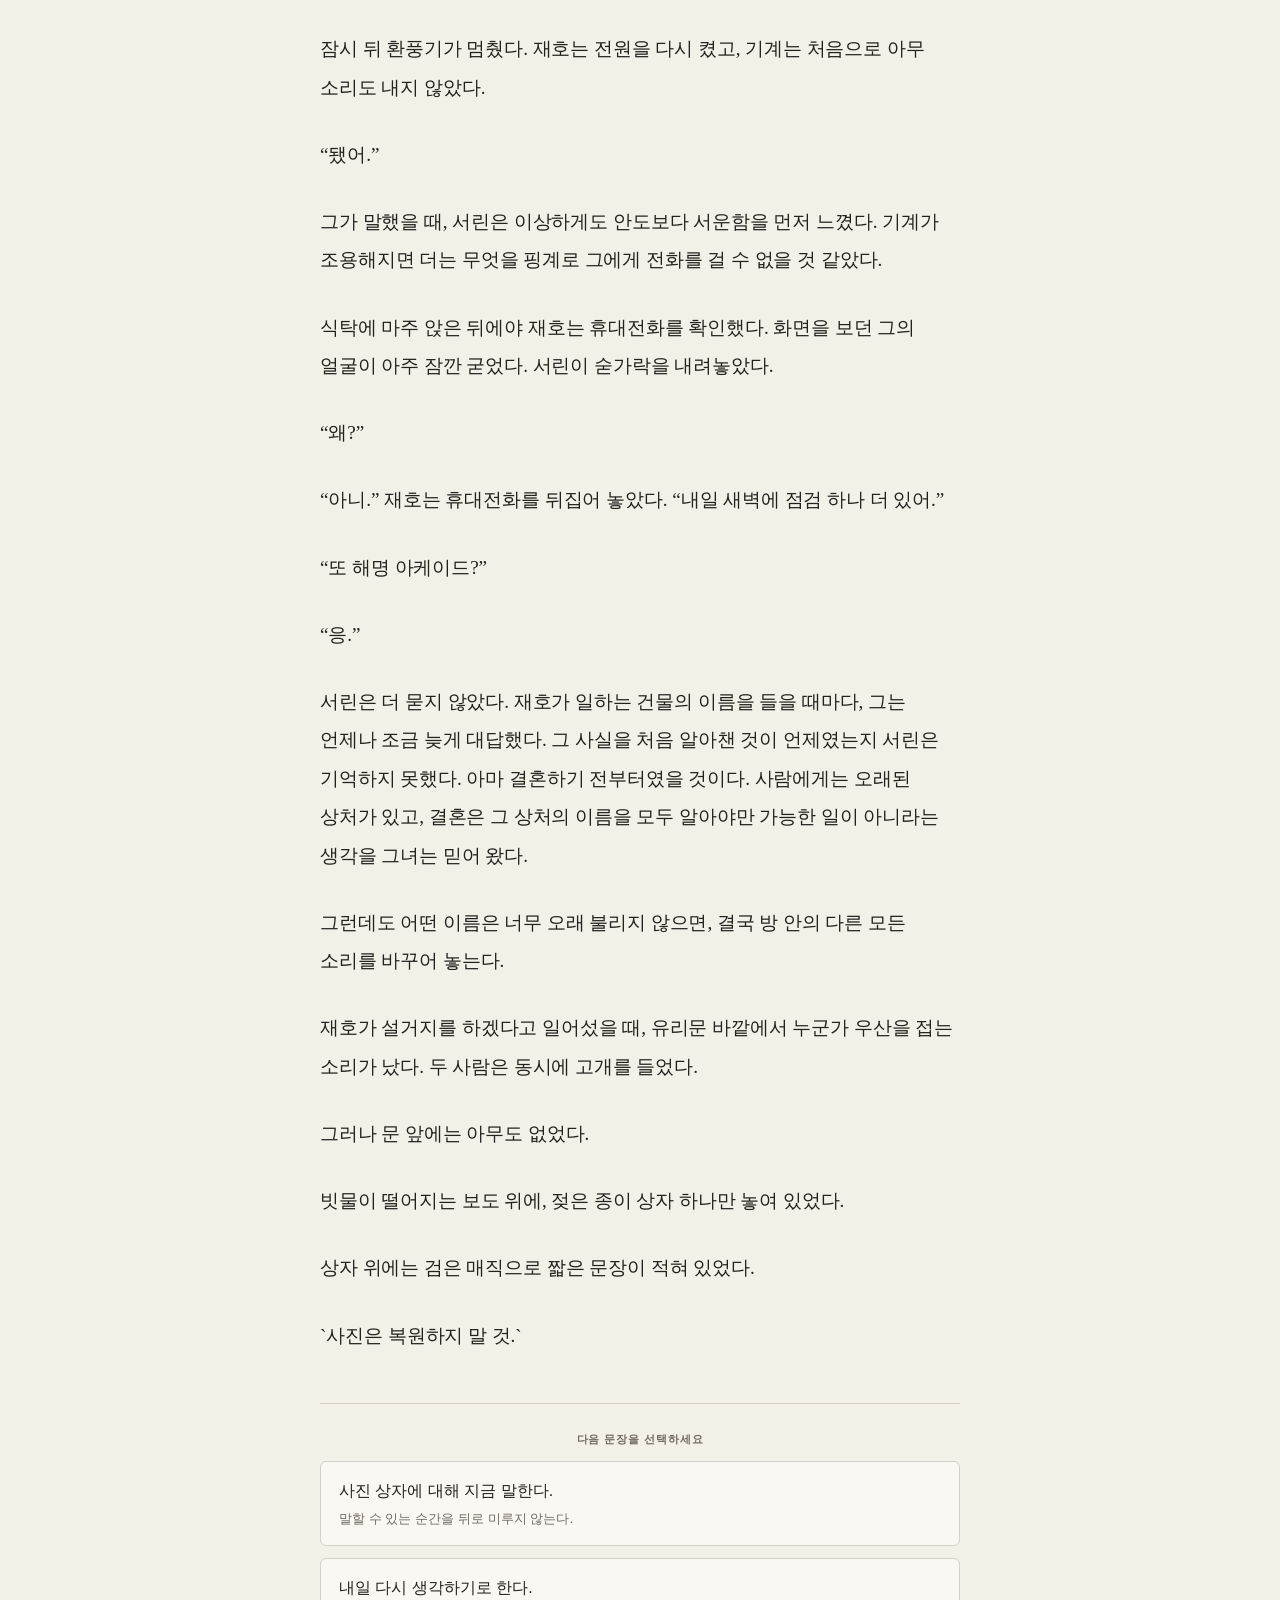
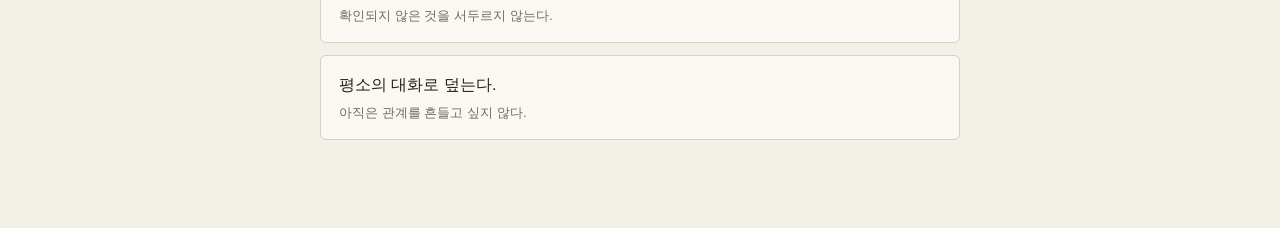
<file: stories/lightless-photos/index.html>
<!doctype html>
<html lang="ko">
  <head>
    <meta charset="UTF-8" />
    <!-- 공개 주소는 유지하되 검색 결과에는 노출하지 않는다. -->
    <meta name="robots" content="noindex, nofollow" />
    <meta name="viewport" content="width=device-width, initial-scale=1.0" />
    <meta name="description" content="선택에 따라 관계와 기록, 결말이 달라지는 심리 미스터리 반응형 소설" />
    <meta name="theme-color" content="#f5f3ed" />
    <meta name="mobile-web-app-capable" content="yes" />
    <meta name="apple-mobile-web-app-capable" content="yes" />
    <meta name="apple-mobile-web-app-status-bar-style" content="default" />
    <meta name="apple-mobile-web-app-title" content="빛이 닿지 않은 사진" />
    <link rel="manifest" href="../../manifest.webmanifest" />
    <link rel="apple-touch-icon" href="./icons/icon-180.png" />
    <link rel="stylesheet" href="./styles.css" />
    <link rel="stylesheet" href="../../reader-tools.css" />
    <link rel="stylesheet" href="../../design-system.css" />
    <title>빛이 닿지 않은 사진 | 반응형 소설</title>
  </head>
  <body>
    <main class="reader">
      <header class="reader-header">
        <a class="library-link" href="../../index.html" title="작품 목록으로 돌아가기" aria-label="작품 목록으로 돌아가기">서가</a>
        <div class="reader-title-lockup">
          <img class="reader-cover" src="../../covers/lightless-photos-cover.webp" alt="" width="400" height="600" decoding="async" />
          <div>
            <p class="kicker">선택으로 읽는 심리 미스터리</p>
            <h1 id="novelTitle">빛이 닿지 않은 사진</h1>
          </div>
        </div>
        <div class="header-actions">
          <button id="installButton" class="install-button" type="button" hidden>설치</button>
          <button id="restartButton" type="button">처음부터</button>
        </div>
      </header>

      <section class="chapter-meta" aria-label="현재 장면 정보">
        <span id="chapterLabel"></span>
        <span id="threadLabel"></span>
      </section>

      <nav class="tabs" aria-label="소설 정보" role="tablist">
        <button class="tab is-active" id="storyTab" type="button" role="tab" data-tab="story" aria-controls="storyPanel" aria-selected="true">본문</button>
        <button class="tab" id="relationshipsTab" type="button" role="tab" data-tab="relationships" aria-controls="relationshipsPanel" aria-selected="false">관계</button>
        <button class="tab" id="memoryTab" type="button" role="tab" data-tab="memory" aria-controls="memoryPanel" aria-selected="false">기록</button>
      </nav>

      <section id="storyPanel" role="tabpanel" aria-labelledby="storyTab" aria-live="polite">
        <article class="page">
          <p id="choiceEcho" class="choice-echo" hidden></p>
          <h2 id="sceneTitle" tabindex="-1"></h2>
          <div class="prose" id="storyText"></div>
        </article>
        <nav class="choices" id="choices" aria-label="선택지"></nav>
      </section>

      <section class="panel" id="relationshipsPanel" role="tabpanel" aria-labelledby="relationshipsTab" hidden>
        <div class="panel-heading">
          <h2>관계</h2>
          <p>현재까지 서린이 실제로 만난 사람과, 확인된 거리만 남겨 둡니다.</p>
        </div>
        <div class="relationship-list" id="relationshipList"></div>
      </section>

      <section class="panel" id="memoryPanel" role="tabpanel" aria-labelledby="memoryTab" hidden>
        <div class="panel-heading">
          <h2>기록</h2>
          <p>선택한 문장과 손에 남은 단서를 정리합니다.</p>
        </div>
        <div class="memory-list" id="memoryList"></div>
      </section>
    </main>

    <dialog class="install-dialog" id="installDialog" aria-labelledby="installDialogTitle">
      <div>
        <p class="kicker">홈 화면</p>
        <h2 id="installDialogTitle">빛이 닿지 않은 사진</h2>
        <p>Safari에서는 공유 메뉴의 ‘홈 화면에 추가’를 선택하면 독립된 앱처럼 읽을 수 있습니다.</p>
      </div>
      <button id="closeInstallDialog" type="button">닫기</button>
    </dialog>

    <script src="./story-data.js"></script>
    <script src="../../reader-tools.js"></script>
    <script src="./novel.js"></script>
  </body>
</html>
</file>
<file: design-system.css>
:root {
  --surface: #f3f0e8;
  --surface-raised: #faf8f2;
  --surface-quiet: #ebe8e0;
  --ink: #24211e;
  --muted: #716a61;
  --line: #d5cfc4;
  --accent: #7a2f25;
  --accent-soft: #efe1d7;
  --focus: #28647c;
  --utility-font: Arial, "Noto Sans KR", sans-serif;
  --reading-font: Georgia, "Times New Roman", "Noto Serif KR", serif;
  color-scheme: light;
}

html { background: var(--surface); }
body { color: var(--ink); background: var(--surface); font-family: var(--reading-font); }
button, select, input { font-family: var(--utility-font); }
button, a { -webkit-tap-highlight-color: transparent; }
button:focus-visible, a:focus-visible, select:focus-visible {
  outline: 2px solid var(--focus);
  outline-offset: 3px;
}

/* Library */
.library {
  width: min(1080px, calc(100% - 40px));
  padding: 40px 0 88px;
}
.library-header {
  align-items: center;
  padding: 0 0 28px;
  border-color: var(--line);
}
.library-header h1 {
  font-size: clamp(2.25rem, 6vw, 4rem);
  letter-spacing: -.035em;
}
.library-intro {
  max-width: 530px;
  margin: 14px 0 0;
  color: var(--muted);
  font-size: 1rem;
  line-height: 1.7;
}
.install-button,
.reader-settings-button {
  min-height: 44px;
  padding: 0 14px;
  border: 1px solid var(--line);
  border-radius: 4px;
  color: var(--muted);
  background: transparent;
  cursor: pointer;
}
.continue-reading {
  margin: 38px 0 18px;
  padding: 28px 0 34px;
  border-bottom: 1px solid var(--line);
}
.continue-reading[hidden] { display: none; }
.continue-reading-heading {
  display: flex;
  align-items: end;
  justify-content: space-between;
  gap: 24px;
  margin-bottom: 20px;
}
.continue-reading-heading h2 { margin: 0; font-size: clamp(1.65rem, 4vw, 2.3rem); }
.continue-reading-heading > p { margin: 0; color: var(--muted); font: .78rem/1.5 var(--utility-font); }
.continue-card {
  display: grid;
  grid-template-columns: 92px minmax(0, 1fr) auto;
  gap: 24px;
  align-items: center;
  padding: 20px;
  border: 1px solid var(--line);
  border-radius: 6px;
  color: inherit;
  background: var(--surface-raised);
  text-decoration: none;
  transition: border-color 160ms ease, transform 160ms ease;
}
.continue-card:hover { border-color: var(--accent); transform: translateY(-2px); }
.continue-card-cover { display: block; width: 92px; height: auto; aspect-ratio: 2 / 3; object-fit: contain; box-shadow: 0 8px 22px rgba(36, 33, 30, .14); }
.continue-card-copy { min-width: 0; }
.continue-card-copy h3 { margin: 0 0 8px; font-size: clamp(1.35rem, 3vw, 1.85rem); font-weight: 400; }
.continue-card-location,
.continue-card-choice { margin: 0; color: var(--muted); font: .84rem/1.6 var(--utility-font); }
.continue-card-choice { overflow: hidden; margin-top: 6px; text-overflow: ellipsis; white-space: nowrap; }
.continue-card-progress { width: min(320px, 100%); height: 3px; margin-top: 15px; overflow: hidden; background: var(--line); }
.continue-card-progress span { display: block; height: 100%; background: var(--accent); }
.continue-card-action { padding-bottom: 4px; border-bottom: 1px solid currentColor; color: var(--accent); font: 700 .82rem var(--utility-font); white-space: nowrap; }
.shelf {
  grid-template-columns: repeat(3, minmax(0, 1fr));
  gap: 0;
  margin-top: 36px;
  border: 0;
}
.book {
  display: flex;
  flex-direction: column;
  align-items: stretch;
  min-width: 0;
  padding: 28px;
  border: 0;
  border-right: 1px solid var(--line);
}
.book:first-child { padding-left: 0; }
.book:last-child { padding-right: 0; border-right: 0; }
.book:hover { background: transparent; }
.book-number { order: 0; margin: 0 0 16px; font-size: .72rem; letter-spacing: .14em; }
.book-cover {
  order: 1;
  height: auto;
  width: min(100%, 260px);
  margin: 0 auto 26px;
  border: 0;
  object-fit: contain;
  object-position: center;
  box-shadow: 0 14px 32px rgba(36, 33, 30, .12);
  transition: transform 180ms ease, box-shadow 180ms ease;
}
.book:hover .book-cover { transform: translateY(-3px); box-shadow: 0 18px 38px rgba(36, 33, 30, .16); }
.book-copy { order: 2; }
.book-kicker { margin: 0 0 10px; color: var(--accent); font-size: .7rem; font-weight: 700; letter-spacing: .12em; }
.book h2 { margin-bottom: 10px; font-size: clamp(1.45rem, 2.6vw, 2rem); }
.book-summary { min-height: 3.4em; font-size: .95rem; line-height: 1.7; }
.progress {
  order: 3;
  align-self: stretch;
  margin-top: 22px;
  padding: 13px 14px;
  border: 1px solid currentColor;
  text-align: center;
}

/* Story introduction */
.story-dialog {
  width: min(720px, calc(100% - 32px));
  max-height: min(900px, calc(100dvh - 32px));
  padding: 0;
  border: 1px solid var(--line);
  border-radius: 8px;
  color: var(--ink);
  background: var(--surface);
  box-shadow: 0 24px 64px rgba(36, 33, 30, .24);
  overflow: auto;
}
.story-dialog::backdrop { background: rgba(31, 29, 26, .62); }
.story-dialog-sheet {
  position: relative;
  display: grid;
  grid-template-columns: minmax(200px, 42%) minmax(0, 1fr);
  gap: 36px;
  padding: 44px;
}
.story-dialog-close {
  position: absolute;
  top: 12px;
  right: 12px;
  min-width: 44px;
  min-height: 44px;
  border: 0;
  color: var(--muted);
  background: transparent;
  cursor: pointer;
}
.story-dialog-cover {
  display: block;
  width: 100%;
  height: auto;
  aspect-ratio: 2 / 3;
  align-self: center;
  object-fit: contain;
  object-position: center;
  box-shadow: 0 14px 32px rgba(36, 33, 30, .14);
}
.story-dialog-copy { align-self: center; }
.story-dialog-copy h2 { margin-bottom: 16px; font-size: clamp(2rem, 4vw, 3rem); line-height: 1.25; }
.story-dialog-summary { margin-bottom: 28px; color: var(--muted); font-size: 1.05rem; line-height: 1.9; word-break: keep-all; }
.story-dialog-facts { display: grid; grid-template-columns: repeat(3, minmax(0, 1fr)); margin: 0 0 22px; padding: 16px 0; border-top: 1px solid var(--line); border-bottom: 1px solid var(--line); }
.story-dialog-facts div { display: grid; gap: 5px; padding: 0 12px; border-right: 1px solid var(--line); }
.story-dialog-facts div:first-child { padding-left: 0; }
.story-dialog-facts div:last-child { padding-right: 0; border-right: 0; }
.story-dialog-facts dt { color: var(--muted); font: .72rem var(--utility-font); }
.story-dialog-facts dd { margin: 0; font: 700 .86rem var(--utility-font); }
.story-dialog-excerpt { margin: 0 0 22px; padding: 0 0 0 16px; border-left: 2px solid var(--accent); color: var(--muted); font-size: .93rem; line-height: 1.8; word-break: keep-all; }
.story-dialog-progress {
  display: flex;
  justify-content: space-between;
  gap: 20px;
  margin-bottom: 20px;
  padding: 16px 0;
  border-top: 1px solid var(--line);
  border-bottom: 1px solid var(--line);
  font: .85rem/1.5 var(--utility-font);
}
.story-dialog-progress span { color: var(--muted); }
.story-primary-action,
.story-secondary-action {
  display: flex;
  width: 100%;
  min-height: 48px;
  align-items: center;
  justify-content: center;
  border: 1px solid var(--accent);
  border-radius: 4px;
  font: 700 .88rem var(--utility-font);
  text-decoration: none;
}
.story-primary-action { color: #fff; background: var(--accent); }
.story-secondary-action { margin-top: 10px; color: var(--ink); background: transparent; cursor: pointer; }

.restart-dialog { width: min(440px, calc(100% - 32px)); padding: 28px; border: 1px solid var(--line); border-radius: 6px; color: var(--ink); background: var(--surface); box-shadow: 0 24px 64px rgba(36, 33, 30, .24); }
.restart-dialog::backdrop { background: rgba(31, 29, 26, .62); }
.restart-dialog h2 { margin-bottom: 14px; }
.restart-dialog p:not(.kicker) { color: var(--muted); line-height: 1.75; }
.restart-dialog-actions { display: grid; grid-template-columns: 1fr 1fr; gap: 8px; margin-top: 24px; }
.restart-dialog-actions button { min-height: 48px; padding: 8px 12px; border: 1px solid var(--line); background: transparent; cursor: pointer; }
.restart-dialog-actions .restart-confirm { border-color: var(--accent); color: #fff; background: var(--accent); }

/* Reader shell */
.reader {
  width: min(640px, calc(100% - 40px));
  padding: 0 0 88px;
}
.reader-header {
  position: sticky;
  top: 0;
  z-index: 20;
  display: grid;
  grid-template-columns: 70px minmax(0, 1fr) auto;
  gap: 12px;
  align-items: center;
  min-height: 72px;
  padding: 10px 0;
  border-bottom: 1px solid var(--line);
  background: color-mix(in srgb, var(--paper) 94%, transparent);
  backdrop-filter: blur(10px);
}
.novel-header {
  display: flex;
  align-items: center;
  justify-content: space-between;
  gap: 16px;
  min-height: 72px;
  margin-bottom: 28px;
  border-bottom: 1px solid var(--line);
}
.novel-header > a { color: var(--muted); font: 700 .78rem var(--utility-font); text-decoration: none; }
.novel-header .header-actions { display: flex; }
.novel-header .header-actions > button { min-height: 44px; padding: 0 10px; border: 0; color: var(--muted); background: transparent; font: 700 .75rem var(--utility-font); cursor: pointer; }
.reader-title-lockup {
  display: block;
  min-width: 0;
  text-align: center;
}
.reader-cover, .reader-title-lockup .kicker { display: none; }
.reader-title-lockup h1 {
  overflow: hidden;
  margin: 0;
  font-size: clamp(1.2rem, 4vw, 1.55rem);
  line-height: 1.35;
  text-overflow: ellipsis;
  white-space: nowrap;
}
.library-link {
  display: flex;
  width: auto;
  min-width: 44px;
  height: 44px;
  align-items: center;
  justify-content: flex-start;
  border: 0;
  color: var(--muted);
  font: 700 .78rem var(--utility-font);
  text-decoration: none;
}
.header-actions { gap: 6px; align-items: center; }
.reader-header .header-actions > button {
  min-width: 0;
  min-height: 44px;
  padding: 0 10px;
  border: 0;
  color: var(--muted);
  background: transparent;
  font: 700 .75rem var(--utility-font);
}
.chapter-meta {
  margin: 34px 0 18px;
  padding-bottom: 12px;
  border-bottom: 1px solid var(--line);
  color: var(--muted);
  font-size: .75rem;
  letter-spacing: .04em;
}
.tabs {
  position: sticky;
  top: 72px;
  z-index: 15;
  margin: 0 0 40px;
  border: 0;
  border-bottom: 1px solid var(--line);
  background: var(--paper);
}
.tab {
  min-height: 48px;
  padding: 0 8px;
  border: 0;
  border-bottom: 2px solid transparent;
  background: transparent;
}
.tab:hover, .tab.is-active, .tab:focus-visible {
  border-bottom-color: var(--accent);
  color: var(--accent);
  background: transparent;
}
.page { min-height: 48vh; }
.page h2 { font-size: clamp(1.7rem, 6vw, 2.5rem); line-height: 1.35; }
.prose {
  margin-top: 30px;
  font-size: clamp(1.08rem, 2.9vw, 1.2rem);
  line-height: 2;
  letter-spacing: -.005em;
}
.prose p { margin-bottom: 1.5em; }
.choices {
  gap: 12px;
  margin-top: 48px;
  padding-top: 28px;
  border-top: 1px solid var(--line);
}
.choices::before {
  content: "다음 문장을 선택하세요";
  margin-bottom: 2px;
  color: var(--muted);
  font: 700 .7rem var(--utility-font);
  letter-spacing: .08em;
  text-align: center;
}
.choice {
  min-height: 58px;
  padding: 16px 18px;
  border: 1px solid var(--line);
  border-radius: 6px;
  color: var(--ink);
  background: var(--surface-raised);
  transition: border-color 150ms ease, background 150ms ease, transform 150ms ease;
}
.choice:hover, .choice:focus-visible { border-color: var(--accent); background: var(--accent-soft); }
.choice:active { transform: scale(.99); }
.ending-label {
  display: block;
  margin: 10px 0 28px;
  color: var(--accent);
  font-size: .8rem;
  letter-spacing: .16em;
  text-align: center;
}
.ending-art {
  display: block;
  width: 100%;
  max-width: 512px;
  height: auto;
  margin: 4px auto 46px;
  border: 1px solid var(--line);
  object-fit: cover;
  mix-blend-mode: multiply;
}
.ending-context {
  margin-bottom: 28px;
  padding: 18px;
  border: 1px solid var(--line);
  border-left: 3px solid var(--accent);
  background: var(--surface-raised);
}

/* Relationships and memory */
.panel { min-height: 58vh; }
.panel-heading { padding-bottom: 24px; }
.panel-heading h2 { font-size: clamp(1.8rem, 5vw, 2.35rem); }
.panel-heading p { color: var(--muted); }
.relationship-list, .memory-list { gap: 0; }
.relationship-card, .memory-section {
  padding: 24px 0;
  border-bottom: 1px solid var(--line);
}
.relationship-card-heading h3 { font-size: 1.5rem; }
.relationship-card-heading { display: flex; align-items: center; gap: 18px; }
.relationship-portrait {
  width: 72px;
  height: 72px;
  flex: 0 0 72px;
  border: 1px solid var(--line);
  border-radius: 50%;
  object-fit: cover;
  background: var(--surface-raised);
  box-shadow: 0 7px 20px rgba(32, 29, 25, .1);
}
.empty-state {
  display: grid;
  min-height: 44vh;
  place-items: center;
  padding: 40px;
  color: var(--muted);
  font-family: var(--reading-font);
  font-size: 1.25rem;
  line-height: 1.8;
  text-align: center;
}

/* Settings bottom sheet */
.reader-settings-dialog {
  width: min(640px, 100%);
  max-width: none;
  margin: auto auto 0;
  padding: 28px clamp(20px, 5vw, 36px) calc(28px + env(safe-area-inset-bottom));
  border: 1px solid var(--line);
  border-bottom: 0;
  border-radius: 24px 24px 0 0;
  color: var(--ink);
  background: var(--surface-raised);
  box-shadow: 0 -18px 56px rgba(32, 29, 25, .22);
}
.reader-settings-dialog::backdrop { background: rgba(31, 29, 26, .55); backdrop-filter: blur(3px); }
.reader-settings-dialog form { gap: 22px; }
.reader-settings-heading { align-items: center; }
.reader-settings-heading h2 { font-family: var(--reading-font); font-size: 2rem; font-weight: 400; }
.reader-settings-close { border: 0 !important; }
.reader-settings-dialog label { grid-template-columns: 118px minmax(0, 1fr); font-weight: 700; }
.reader-settings-dialog select { border-radius: 4px; background: var(--surface); }
.reader-data-actions { padding-top: 18px; border-top: 1px solid var(--line); }
.reader-data-actions button { min-height: 48px; border-radius: 4px; background: var(--surface); }
.reader-settings-status:not(:empty) { padding: 12px; border: 1px solid var(--line); background: var(--surface); }

html[data-reader-theme="dark"] {
  --surface: #1f1d1a;
  --surface-raised: #292621;
  --surface-quiet: #31302b;
}
html[data-reader-theme="dark"] .reader-header,
html[data-reader-theme="dark"] .tabs { background: #1f1d1a; }
html[data-reader-theme="dark"] .choice,
html[data-reader-theme="dark"] .ending-context { background: #292621; }
html[data-reader-theme="dark"] .ending-art { opacity: .82; mix-blend-mode: normal; }

@media (prefers-reduced-motion: reduce) {
  *, *::before, *::after { scroll-behavior: auto !important; transition-duration: .01ms !important; }
}

@media (max-width: 760px) {
  .library { width: min(100% - 36px, 520px); padding-top: 28px; }
  .library-header { align-items: flex-start; }
  .library-header h1 { font-size: 2.15rem; }
  .library-intro { font-size: .92rem; }
  .continue-card { grid-template-columns: 76px minmax(0, 1fr); gap: 18px; }
  .continue-card-cover { width: 76px; }
  .continue-card-action { grid-column: 2; justify-self: start; }
  .shelf { display: block; margin-top: 12px; }
  .book, .book:first-child, .book:last-child {
    display: grid;
    grid-template-columns: minmax(108px, 38%) minmax(0, 1fr);
    gap: 20px;
    padding: 36px 0;
    border-right: 0;
    border-bottom: 1px solid var(--line);
  }
  .book-number { display: none; }
  .book-cover { grid-column: 1; grid-row: 1 / span 2; width: 100%; margin: 0; }
  .book-copy { grid-column: 2; grid-row: 1; align-self: center; }
  .book h2 { font-size: 1.45rem; }
  .book-summary { min-height: 0; font-size: .9rem; }
  .progress { grid-column: 2; grid-row: 2; align-self: end; margin: 0; padding: 11px; }
  .story-dialog { width: 100%; max-height: 100dvh; margin: auto auto 0; border-radius: 22px 22px 0 0; }
  .story-dialog-sheet { display: block; padding: 50px 24px 28px; }
  .story-dialog-cover { width: min(54vw, 220px); margin: 0 auto 28px; }
  .story-dialog-copy { text-align: center; }
  .story-dialog-summary { font-size: 1rem; }
  .story-dialog-excerpt { text-align: left; }
  .reader { width: min(100% - 36px, 640px); }
  .reader-header { grid-template-columns: 48px minmax(0, 1fr) auto; }
  .reader-header .header-actions > button { padding: 0 7px; font-size: .7rem; }
  .reader-settings-button { font-size: .7rem; }
  .chapter-meta { margin-top: 26px; }
  .tabs { margin-bottom: 32px; }
  .reader-settings-dialog label { grid-template-columns: 1fr; }
}

@media (max-width: 430px) {
  .library { width: calc(100% - 32px); }
  .library-header { padding-bottom: 22px; }
  .library-intro { display: none; }
  .continue-reading-heading { align-items: start; flex-direction: column; gap: 8px; }
  .continue-card { padding: 16px; }
  .continue-card-choice { white-space: normal; }
  .story-dialog-facts { grid-template-columns: 1fr; text-align: left; }
  .story-dialog-facts div { grid-template-columns: 1fr auto; padding: 10px 0; border-right: 0; border-bottom: 1px solid var(--line); }
  .story-dialog-facts div:last-child { border-bottom: 0; }
  .restart-dialog-actions { grid-template-columns: 1fr; }
  .book, .book:first-child, .book:last-child { grid-template-columns: 112px minmax(0, 1fr); gap: 16px; }
  .book-kicker { font-size: .62rem; }
  .book h2 { font-size: 1.3rem; }
  .book-summary { display: -webkit-box; overflow: hidden; -webkit-box-orient: vertical; -webkit-line-clamp: 3; }
  .reader { width: calc(100% - 28px); }
  .reader-header { grid-template-columns: 38px minmax(0, 1fr) auto; gap: 4px; }
  .reader-title-lockup h1 { font-size: 1.08rem; }
  .header-actions { gap: 0; }
  .reader-header .header-actions > button { min-height: 40px; padding: 0 5px; }
  .reader-settings-button { min-height: 40px; padding: 0 5px; }
  .page h2 { font-size: 1.75rem; }
  .prose { font-size: 1.08rem; line-height: 2; }
}
</file>
<file: reader-tools.css>
.reader-settings-button,
.reader-settings-dialog button,
.reader-settings-dialog select {
  min-height: 44px;
  border: 1px solid var(--line);
  border-radius: 0;
  color: inherit;
  background: transparent;
  font: 0.84rem Arial, "Noto Sans KR", sans-serif;
}

.reader-settings-button {
  padding: 9px 12px;
  cursor: pointer;
  white-space: nowrap;
}

.reader-settings-button:hover,
.reader-settings-dialog button:hover {
  border-color: var(--accent, #7a2f25);
  color: var(--accent, #7a2f25);
}

.reader-settings-dialog {
  width: min(460px, calc(100% - 32px));
  padding: 24px;
  border: 1px solid var(--line);
  color: var(--ink);
  background: var(--paper);
  box-shadow: 0 18px 56px rgba(32, 29, 25, 0.24);
}

.reader-settings-dialog::backdrop { background: rgba(20, 18, 16, 0.55); }
.reader-settings-dialog form { display: grid; gap: 18px; }
.reader-settings-heading { display: flex; align-items: flex-start; justify-content: space-between; gap: 20px; }
.reader-settings-heading h2 { margin: 0; font-size: 1.65rem; }
.reader-settings-kicker { margin: 0 0 6px; color: var(--accent, #7a2f25); font: 700 0.7rem Arial, sans-serif; letter-spacing: .14em; }
.reader-settings-close { padding: 8px 12px; cursor: pointer; }
.reader-settings-dialog label { display: grid; grid-template-columns: 1fr minmax(130px, 44%); align-items: center; gap: 16px; font: 0.9rem Arial, "Noto Sans KR", sans-serif; }
.reader-settings-dialog select { width: 100%; padding: 8px 10px; }
.reader-data-actions { display: grid; grid-template-columns: 1fr 1fr; gap: 8px; padding-top: 4px; }
.reader-data-actions button { padding: 8px 10px; cursor: pointer; }
.reader-settings-help,
.reader-settings-status { margin: 0; color: var(--muted); font: 0.82rem/1.65 Arial, "Noto Sans KR", sans-serif; }
.reader-settings-status { min-height: 1.4em; color: var(--accent, #7a2f25); }

.reader-intro-dialog {
  width: min(460px, calc(100% - 32px));
  padding: 28px;
  border: 1px solid var(--line);
  border-radius: 8px;
  color: var(--ink);
  background: var(--surface-raised, var(--paper));
  box-shadow: 0 24px 64px rgba(32, 29, 25, .24);
}
.reader-intro-dialog::backdrop { background: rgba(20, 18, 16, .58); backdrop-filter: blur(3px); }
.reader-intro-dialog h2 { margin: 0 0 16px; font-size: clamp(1.7rem, 6vw, 2.2rem); font-weight: 400; }
.reader-intro-dialog p:not(.reader-settings-kicker),
.reader-intro-dialog li { color: var(--muted); font: .9rem/1.75 Arial, "Noto Sans KR", sans-serif; }
.reader-intro-dialog ul { display: grid; gap: 8px; margin: 18px 0 24px; padding-left: 20px; }
.reader-intro-dialog button { width: 100%; min-height: 48px; border: 1px solid var(--accent, #7a2f25); border-radius: 4px; color: #fff; background: var(--accent, #7a2f25); cursor: pointer; }

.reader-activity-status,
.app-status-notice {
  position: fixed;
  z-index: 120;
  left: 50%;
  width: min(calc(100% - 32px), 560px);
  border: 1px solid var(--line);
  border-radius: 5px;
  color: var(--ink);
  background: var(--surface-raised, var(--paper));
  box-shadow: 0 12px 34px rgba(32, 29, 25, .18);
  font: .82rem/1.5 Arial, "Noto Sans KR", sans-serif;
  transform: translateX(-50%);
}
.reader-activity-status { bottom: max(18px, env(safe-area-inset-bottom)); padding: 12px 16px; text-align: center; animation: reader-status-arrive 180ms ease-out both; }
.reader-activity-status.is-error { border-color: #9b3d32; color: #8c3028; }
.reader-activity-status[hidden],
.app-status-notice[hidden] { display: none; }
.app-status-notice { top: max(14px, env(safe-area-inset-top)); display: flex; align-items: center; justify-content: space-between; gap: 16px; padding: 12px 14px 12px 16px; }
.app-status-notice button { min-width: 82px; min-height: 40px; border: 1px solid var(--accent, #7a2f25); border-radius: 4px; color: var(--accent, #7a2f25); background: transparent; cursor: pointer; }

@keyframes reader-status-arrive {
  from { opacity: 0; transform: translate(-50%, 6px); }
  to { opacity: 1; transform: translate(-50%, 0); }
}

.reader-title-lockup { display: grid; grid-template-columns: 72px minmax(0, 1fr); gap: 16px; align-items: start; min-width: 0; }
.reader-cover { display: block; width: 72px; aspect-ratio: 2 / 3; border: 1px solid var(--line); object-fit: cover; box-shadow: 0 7px 18px rgba(32, 29, 25, .12); }
.reader-title-lockup h1 { max-width: none; }

html[data-reader-font="small"] .prose { font-size: 1rem; }
html[data-reader-font="large"] .prose { font-size: clamp(1.18rem, 3.2vw, 1.38rem); }
html[data-reader-leading="compact"] .prose { line-height: 1.72; }
html[data-reader-leading="roomy"] .prose { line-height: 2.3; }
.ending-context { padding: 12px 14px; border-left: 2px solid var(--accent); color: var(--muted); font-family: Arial, "Noto Sans KR", sans-serif; font-size: .88rem; line-height: 1.7; }

html[data-reader-theme="dark"] {
  color-scheme: dark;
  --paper: #1f1d1a;
  --ink: #eee9df;
  --muted: #b9b1a5;
  --line: #514b43;
  --accent-soft: #3a2c28;
}
html[data-reader-theme="dark"] .choice { background: rgba(255, 255, 255, .04); }
html[data-reader-theme="dark"] .prose .conditional-text { color: var(--muted); }

@media (prefers-color-scheme: dark) {
  html[data-reader-theme="system"] {
    color-scheme: dark;
    --paper: #1f1d1a;
    --ink: #eee9df;
    --muted: #b9b1a5;
    --line: #514b43;
    --accent-soft: #3a2c28;
  }
  html[data-reader-theme="system"] .choice { background: rgba(255, 255, 255, .04); }
  html[data-reader-theme="system"] .prose .conditional-text { color: var(--muted); }
}

.library-link,
.icon-button { min-width: 44px; width: 44px; height: 44px; }
.choice,
.tab,
.reader-header button,
.library-link { touch-action: manipulation; }
.library-link:focus-visible,
.reader-settings-button:focus-visible,
.reader-settings-dialog button:focus-visible,
.reader-settings-dialog select:focus-visible {
  outline: 2px solid var(--focus);
  outline-offset: 3px;
}

@media (max-width: 560px) {
  .reader .header-actions { align-self: stretch; flex-wrap: wrap; margin-top: 0; }
  .reader-title-lockup { grid-template-columns: 64px minmax(0, 1fr); gap: 13px; }
  .reader-cover { width: 64px; }
  .reader-data-actions { grid-template-columns: 1fr; }
  .reader-settings-dialog label { grid-template-columns: 1fr; gap: 7px; }
  .reader-intro-dialog { padding: 24px; }
  .app-status-notice { align-items: stretch; flex-direction: column; }
}

@media (prefers-reduced-motion: reduce) {
  .reader-activity-status { animation: none; }
}
</file>
<file: stories/five-seventeen/styles.css>
:root {
  --accent: #426b71;
  --accent-soft: #dcebea;
}

.five-seventeen-reader { width: min(680px, calc(100% - 36px)); margin: 0 auto; }
.story-mark-cover { display: block; width: 38px; height: 57px; margin-right: 12px; object-fit: contain; box-shadow: 0 4px 12px rgba(36, 33, 30, .12); }
.reader-title-lockup { display: flex; align-items: center; justify-content: center; }
.reader-title-lockup .kicker { display: block; margin-bottom: 2px; font-size: .58rem; }
.reader-title-lockup h1 { font-size: clamp(1rem, 3.5vw, 1.3rem); }
.chapter-meta { display: flex; justify-content: space-between; gap: 20px; }
#sceneTitle { margin: 0 0 30px; font-size: clamp(2rem, 7vw, 3.25rem); font-weight: 400; line-height: 1.3; word-break: keep-all; }
.conditional-text { padding-left: 18px; border-left: 2px solid var(--accent); color: var(--muted); }
.relationship-card-heading p { margin: 4px 0 0; color: var(--muted); font: .78rem/1.5 var(--utility-font); }
.relationship-summary { margin: 16px 0 0; color: var(--muted); line-height: 1.75; }
.memory-entry { padding: 20px 0; border-bottom: 1px solid var(--line); }
.memory-entry small { display: block; margin-bottom: 6px; color: var(--muted); font: .72rem var(--utility-font); }
.memory-entry p { margin: 0; line-height: 1.7; }
.ending-art { margin-top: 0; }

@media (max-width: 480px) {
  .five-seventeen-reader { width: calc(100% - 28px); }
  .story-mark-cover, .reader-title-lockup .kicker { display: none; }
}
</file>
<file: stories/glass-season/styles.css>
:root {
  color-scheme: light;
  --paper: #f7f2e8;
  --ink: #201d19;
  --muted: #6f675c;
  --line: #ded5c6;
  --accent: #7a2f25;
  --accent-soft: #efe1d7;
  --focus: #1f5f74;
}

* {
  box-sizing: border-box;
}

body {
  min-height: 100vh;
  margin: 0;
  color: var(--ink);
  background: var(--paper);
  font-family: Georgia, "Times New Roman", "Noto Serif KR", serif;
}

button {
  color: inherit;
  font: inherit;
}

button:focus-visible {
  outline: 2px solid var(--focus);
  outline-offset: 3px;
}

.reader {
  width: min(720px, calc(100% - 32px));
  margin: 0 auto;
  padding: 42px 0 56px;
}

.reader-header {
  display: flex;
  gap: 20px;
  align-items: flex-start;
  justify-content: space-between;
  padding-bottom: 24px;
  border-bottom: 1px solid var(--line);
}

.header-actions {
  display: flex;
  flex: 0 0 auto;
  gap: 8px;
  align-items: flex-start;
}

.library-link {
  display: grid;
  width: 38px;
  height: 38px;
  place-items: center;
  border: 1px solid var(--line);
  color: inherit;
  font-family: Arial, "Noto Sans KR", sans-serif;
  font-size: 1.25rem;
  text-decoration: none;
}

.library-link:hover {
  border-color: var(--accent);
  color: var(--accent);
}

.kicker {
  margin: 0 0 8px;
  color: var(--accent);
  font-family: Arial, "Noto Sans KR", sans-serif;
  font-size: 0.72rem;
  font-weight: 700;
  letter-spacing: 0.14em;
}

h1,
h2 {
  margin: 0;
  font-weight: 400;
}

h1 {
  font-size: clamp(2.1rem, 8vw, 4.5rem);
  line-height: 0.95;
}

h2 {
  font-size: clamp(1.55rem, 5vw, 2.4rem);
  line-height: 1.2;
}

.reader-header button,
.memory button {
  border: 1px solid var(--line);
  border-radius: 0;
  background: transparent;
  cursor: pointer;
}

.reader-header button {
  min-width: 92px;
  padding: 9px 12px;
  font-family: Arial, "Noto Sans KR", sans-serif;
  font-size: 0.82rem;
}

.reader-header .install-button {
  border-color: var(--accent);
  color: var(--accent);
}

.chapter-meta {
  display: flex;
  justify-content: space-between;
  margin: 26px 0 34px;
  color: var(--muted);
  font-family: Arial, "Noto Sans KR", sans-serif;
  font-size: 0.82rem;
}

.tabs {
  display: grid;
  grid-template-columns: repeat(3, 1fr);
  gap: 0;
  margin-bottom: 34px;
  border: 1px solid var(--line);
}

.tab {
  padding: 13px 10px;
  border: 0;
  border-right: 1px solid var(--line);
  background: transparent;
  cursor: pointer;
  font-family: Arial, "Noto Sans KR", sans-serif;
  font-size: 0.86rem;
}

.tab:last-child {
  border-right: 0;
}

.tab:hover,
.tab.is-active {
  background: var(--accent-soft);
  color: var(--accent);
}

.tab:focus-visible {
  background: var(--accent-soft);
  color: var(--accent);
}

.page {
  min-height: 340px;
}

.prose {
  margin-top: 30px;
  font-size: clamp(1.03rem, 2.7vw, 1.22rem);
  line-height: 2.05;
  word-break: keep-all;
}

.prose p {
  margin: 0 0 1.25em;
}

.choices {
  display: grid;
  gap: 12px;
  margin-top: 38px;
  padding-top: 24px;
  border-top: 1px solid var(--line);
}

.choice {
  width: 100%;
  padding: 16px 18px;
  border: 1px solid var(--line);
  background: rgba(255, 255, 255, 0.25);
  cursor: pointer;
  text-align: left;
  line-height: 1.6;
}

.choice:hover {
  border-color: var(--accent);
  background: var(--accent-soft);
}

.choice:focus-visible {
  border-color: var(--accent);
  background: var(--accent-soft);
}

.choice small {
  display: block;
  margin-top: 4px;
  color: var(--muted);
  font-family: Arial, "Noto Sans KR", sans-serif;
  font-size: 0.86rem;
}

.memory {
  margin-top: 34px;
  color: var(--muted);
  font-family: Arial, "Noto Sans KR", sans-serif;
  font-size: 0.86rem;
}

.memory button {
  padding: 0;
  border: 0;
  color: var(--accent);
}

.memory ol {
  display: grid;
  gap: 8px;
  margin: 14px 0 0;
  padding-left: 22px;
}

.ending-label {
  display: inline-block;
  margin-bottom: 16px;
  color: var(--accent);
  font-family: Arial, "Noto Sans KR", sans-serif;
  font-size: 0.78rem;
  font-weight: 700;
  letter-spacing: 0.12em;
}

.panel {
  min-height: 340px;
}

.panel-heading {
  padding-bottom: 22px;
  border-bottom: 1px solid var(--line);
}

.panel-heading p {
  max-width: 560px;
  margin: 14px 0 0;
  color: var(--muted);
  font-size: 1rem;
  line-height: 1.8;
  word-break: keep-all;
}

.relationship-list {
  display: grid;
  gap: 16px;
  margin-top: 24px;
}

.empty-state {
  margin: 0;
  color: var(--muted);
  font-family: Arial, "Noto Sans KR", sans-serif;
  font-size: 0.9rem;
  line-height: 1.7;
}

.interpretation-panel {
  padding: 0 0 24px;
  border-bottom: 1px solid var(--line);
}

.interpretation-panel h3 {
  margin: 0 0 10px;
  font-size: 1.25rem;
  font-weight: 400;
}

.interpretation-panel p {
  margin: 0;
  color: var(--accent);
  font-family: Arial, "Noto Sans KR", sans-serif;
  font-size: 0.92rem;
  line-height: 1.75;
  word-break: keep-all;
}

.interpretation-panel .interpretation-keywords {
  margin-bottom: 8px;
  color: var(--muted);
  font-size: 0.78rem;
  font-weight: 700;
  letter-spacing: 0.08em;
}

.relationship-card {
  padding: 20px 0 22px;
  border-bottom: 1px solid var(--line);
}

.relationship-card-heading h3 {
  margin: 0 0 6px;
  font-size: 1.25rem;
  font-weight: 400;
}

.relationship-card-heading p,
.relationship-note,
.relationship-summary {
  margin: 0;
  color: var(--muted);
  font-family: Arial, "Noto Sans KR", sans-serif;
  font-size: 0.88rem;
  line-height: 1.7;
}

.relationship-note {
  margin-top: 12px;
}

.relationship-summary {
  margin-top: 14px;
  color: var(--accent);
}

.memory-list {
  display: grid;
  gap: 28px;
  margin: 24px 0 0;
  padding: 0;
  color: var(--ink);
  line-height: 1.75;
}

.memory-section {
  padding-bottom: 24px;
  border-bottom: 1px solid var(--line);
}

.memory-section > div {
  margin-bottom: 14px;
}

.memory-section h2 {
  margin: 0;
  font-size: 1.2rem;
}

.memory-section > div p,
.memory-empty,
.memory-entry p {
  margin: 0;
  color: var(--muted);
  font-family: Arial, "Noto Sans KR", sans-serif;
  font-size: 0.88rem;
  line-height: 1.7;
  word-break: keep-all;
}

.memory-section > div p {
  margin-top: 7px;
}

.memory-entry {
  padding: 15px 0 0;
}

.memory-entry + .memory-entry {
  margin-top: 15px;
  border-top: 1px solid rgba(222, 213, 198, 0.7);
}

.memory-entry span {
  display: block;
  color: var(--muted);
  font-family: Arial, "Noto Sans KR", sans-serif;
  font-size: 0.78rem;
}

.memory-entry h3 {
  margin: 4px 0 4px;
  color: var(--accent);
  font-size: 1rem;
  font-weight: 400;
}

.install-dialog {
  width: min(400px, calc(100% - 32px));
  padding: 24px;
  border: 1px solid var(--line);
  color: var(--ink);
  background: var(--paper);
  box-shadow: 0 18px 56px rgba(32, 29, 25, 0.18);
}

.install-dialog::backdrop {
  background: rgba(32, 29, 25, 0.42);
}

.install-dialog h2 {
  font-size: 1.65rem;
}

.install-dialog p:not(.kicker) {
  margin: 16px 0 22px;
  color: var(--muted);
  font-size: 0.98rem;
  line-height: 1.75;
  word-break: keep-all;
}

.install-dialog button {
  padding: 9px 13px;
  border: 1px solid var(--line);
  background: transparent;
  color: inherit;
  cursor: pointer;
  font: inherit;
}

@media (max-width: 560px) {
  .reader {
    width: min(100% - 24px, 720px);
    padding-top: 28px;
  }

  .reader-header {
    flex-direction: column;
    gap: 14px;
  }

  .header-actions {
    gap: 6px;
    align-self: flex-start;
  }

  .reader-header button {
    min-width: 78px;
    padding: 8px 9px;
    font-size: 0.74rem;
  }

  .chapter-meta {
    margin-bottom: 28px;
  }

}
</file>
<file: stories/glitch-academy/styles.css>
/* Glitch Academy Custom Style Sheet */

.hologram-status {
  background: rgba(10, 25, 30, 0.85);
  border: 1px solid rgba(0, 240, 255, 0.4);
  box-shadow: 0 0 15px rgba(0, 240, 255, 0.15), inset 0 0 10px rgba(0, 240, 255, 0.1);
  border-radius: 8px;
  padding: 16px;
  margin-bottom: 24px;
  position: relative;
  overflow: hidden;
  backdrop-filter: blur(8px);
  color: #c0f0ff;
  font-family: 'Outfit', 'Inter', -apple-system, sans-serif;
  transition: all 0.3s ease;
}

.hologram-status::before {
  content: "";
  position: absolute;
  top: 0;
  left: 0;
  right: 0;
  height: 2px;
  background: linear-gradient(90deg, transparent, rgba(0, 240, 255, 0.8), transparent);
  animation: scanning 3s linear infinite;
}

@keyframes scanning {
  0% { transform: translateY(0); opacity: 0; }
  10% { opacity: 1; }
  90% { opacity: 1; }
  100% { transform: translateY(200px); opacity: 0; }
}

.hologram-header {
  display: flex;
  justify-content: space-between;
  align-items: center;
  border-bottom: 1px solid rgba(0, 240, 255, 0.2);
  padding-bottom: 8px;
  margin-bottom: 12px;
}

.hologram-title {
  font-size: 0.8rem;
  font-weight: 700;
  letter-spacing: 0.1em;
  color: #00f0ff;
  text-shadow: 0 0 8px rgba(0, 240, 255, 0.5);
}

.hologram-pulse {
  font-size: 0.7rem;
  color: #00f0ff;
  animation: pulse 1.5s ease-in-out infinite;
  display: flex;
  align-items: center;
  gap: 4px;
}

@keyframes pulse {
  0%, 100% { opacity: 0.6; text-shadow: 0 0 2px rgba(0, 240, 255, 0.3); }
  50% { opacity: 1; text-shadow: 0 0 8px rgba(0, 240, 255, 0.8); }
}

.hologram-grid {
  display: grid;
  grid-template-columns: repeat(2, 1fr);
  gap: 12px;
  margin-bottom: 12px;
}

@media (max-width: 480px) {
  .hologram-grid {
    grid-template-columns: 1fr;
  }
}

.hologram-metric {
  background: rgba(0, 240, 255, 0.05);
  border: 1px solid rgba(0, 240, 255, 0.1);
  border-radius: 4px;
  padding: 8px 12px;
  display: flex;
  flex-direction: column;
}

.metric-label {
  font-size: 0.7rem;
  color: #70a0b0;
  margin-bottom: 4px;
  text-transform: uppercase;
}

.metric-value {
  font-size: 1.1rem;
  font-weight: 700;
  color: #e0f8ff;
  text-shadow: 0 0 4px rgba(224, 248, 255, 0.3);
}

.heartbeat-value {
  color: #ff5252;
  text-shadow: 0 0 8px rgba(255, 82, 82, 0.4);
  animation: heartbeat-pulse 1s infinite alternate;
}

@keyframes heartbeat-pulse {
  0% { transform: scale(1); }
  100% { transform: scale(1.03); }
}

.hologram-subtext {
  border-top: 1px solid rgba(0, 240, 255, 0.15);
  padding-top: 8px;
}

.subtext-label {
  font-size: 0.7rem;
  color: #70a0b0;
  display: block;
  margin-bottom: 4px;
}

.subtext-content {
  font-size: 0.85rem;
  color: #00f0ff;
  font-style: italic;
  margin: 0;
  text-shadow: 0 0 4px rgba(0, 240, 255, 0.3);
  line-height: 1.4;
}

/* Base modifications to match design system */
.reader {
  max-width: 680px;
  margin: 0 auto;
  padding: 20px;
}

p {
  line-height: 1.7;
  margin-bottom: 1.2rem;
}
</file>
<file: stories/last-letters/styles.css>
:root {
  color-scheme: light;
  --paper: #f7f2e8;
  --ink: #201d19;
  --muted: #6f675c;
  --line: #ded5c6;
  --accent: #7a2f25;
  --accent-soft: #efe1d7;
  --focus: #1f5f74;
}

* {
  box-sizing: border-box;
}

body {
  min-height: 100vh;
  margin: 0;
  color: var(--ink);
  background: var(--paper);
  font-family: Georgia, "Times New Roman", "Noto Serif KR", serif;
}

button {
  color: inherit;
  font: inherit;
}

button:focus-visible {
  outline: 2px solid var(--focus);
  outline-offset: 3px;
}

.reader {
  width: min(720px, calc(100% - 32px));
  margin: 0 auto;
  padding: 42px 0 56px;
}

.reader-header {
  display: flex;
  gap: 20px;
  align-items: flex-start;
  justify-content: space-between;
  padding-bottom: 24px;
  border-bottom: 1px solid var(--line);
}

.header-actions {
  display: flex;
  flex: 0 0 auto;
  gap: 8px;
  align-items: flex-start;
}

.library-link {
  display: grid;
  width: 38px;
  height: 38px;
  place-items: center;
  border: 1px solid var(--line);
  color: inherit;
  font-family: Arial, "Noto Sans KR", sans-serif;
  font-size: 1.25rem;
  text-decoration: none;
}

.library-link:hover {
  border-color: var(--accent);
  color: var(--accent);
}

.kicker {
  margin: 0 0 8px;
  color: var(--accent);
  font-family: Arial, "Noto Sans KR", sans-serif;
  font-size: 0.72rem;
  font-weight: 700;
  letter-spacing: 0.14em;
}

h1,
h2 {
  margin: 0;
  font-weight: 400;
}

h1 {
  font-size: clamp(2.1rem, 8vw, 4.5rem);
  line-height: 0.95;
}

h2 {
  font-size: clamp(1.55rem, 5vw, 2.4rem);
  line-height: 1.2;
}

.reader-header button,
.memory button {
  border: 1px solid var(--line);
  border-radius: 0;
  background: transparent;
  cursor: pointer;
}

.reader-header button {
  min-width: 92px;
  padding: 9px 12px;
  font-family: Arial, "Noto Sans KR", sans-serif;
  font-size: 0.82rem;
}

.reader-header .install-button {
  border-color: var(--accent);
  color: var(--accent);
}

.chapter-meta {
  display: flex;
  justify-content: space-between;
  margin: 26px 0 34px;
  color: var(--muted);
  font-family: Arial, "Noto Sans KR", sans-serif;
  font-size: 0.82rem;
}

.tabs {
  display: grid;
  grid-template-columns: repeat(3, 1fr);
  gap: 0;
  margin-bottom: 34px;
  border: 1px solid var(--line);
}

.tab {
  padding: 13px 10px;
  border: 0;
  border-right: 1px solid var(--line);
  background: transparent;
  cursor: pointer;
  font-family: Arial, "Noto Sans KR", sans-serif;
  font-size: 0.86rem;
}

.tab:last-child {
  border-right: 0;
}

.tab:hover,
.tab.is-active {
  background: var(--accent-soft);
  color: var(--accent);
}

.tab:focus-visible {
  background: var(--accent-soft);
  color: var(--accent);
}

.page {
  min-height: 340px;
}

.prose {
  margin-top: 30px;
  font-size: clamp(1.03rem, 2.7vw, 1.22rem);
  line-height: 2.05;
  word-break: keep-all;
}

.prose p {
  margin: 0 0 1.25em;
}

.loading,
.error-detail {
  color: var(--muted);
  font-family: Arial, "Noto Sans KR", sans-serif;
  font-size: 0.9rem;
}

.conditional-text {
  padding-top: 1.25em;
  border-top: 1px solid var(--line);
}

.choices {
  display: grid;
  gap: 12px;
  margin-top: 38px;
  padding-top: 24px;
  border-top: 1px solid var(--line);
}

.choice {
  width: 100%;
  padding: 16px 18px;
  border: 1px solid var(--line);
  background: rgba(255, 255, 255, 0.25);
  cursor: pointer;
  text-align: left;
  line-height: 1.6;
}

.choice:hover {
  border-color: var(--accent);
  background: var(--accent-soft);
}

.choice:focus-visible {
  border-color: var(--accent);
  background: var(--accent-soft);
}

.choice small {
  display: block;
  margin-top: 4px;
  color: var(--muted);
  font-family: Arial, "Noto Sans KR", sans-serif;
  font-size: 0.86rem;
}

.memory {
  margin-top: 34px;
  color: var(--muted);
  font-family: Arial, "Noto Sans KR", sans-serif;
  font-size: 0.86rem;
}

.memory button {
  padding: 0;
  border: 0;
  color: var(--accent);
}

.memory ol {
  display: grid;
  gap: 8px;
  margin: 14px 0 0;
  padding-left: 22px;
}

.ending-label {
  display: inline-block;
  margin-bottom: 16px;
  color: var(--accent);
  font-family: Arial, "Noto Sans KR", sans-serif;
  font-size: 0.78rem;
  font-weight: 700;
  letter-spacing: 0.12em;
}

.panel {
  min-height: 340px;
}

.panel-heading {
  padding-bottom: 22px;
  border-bottom: 1px solid var(--line);
}

.panel-heading p {
  max-width: 560px;
  margin: 14px 0 0;
  color: var(--muted);
  font-size: 1rem;
  line-height: 1.8;
  word-break: keep-all;
}

.relationship-list {
  display: grid;
  gap: 16px;
  margin-top: 24px;
}

.empty-state {
  margin: 0;
  color: var(--muted);
  font-family: Arial, "Noto Sans KR", sans-serif;
  font-size: 0.9rem;
  line-height: 1.7;
}

.interpretation-panel {
  padding: 0 0 24px;
  border-bottom: 1px solid var(--line);
}

.interpretation-panel h3 {
  margin: 0 0 10px;
  font-size: 1.25rem;
  font-weight: 400;
}

.interpretation-panel p {
  margin: 0;
  color: var(--accent);
  font-family: Arial, "Noto Sans KR", sans-serif;
  font-size: 0.92rem;
  line-height: 1.75;
  word-break: keep-all;
}

.interpretation-panel .interpretation-keywords {
  margin-bottom: 8px;
  color: var(--muted);
  font-size: 0.78rem;
  font-weight: 700;
  letter-spacing: 0.08em;
}

.relationship-card {
  padding: 20px 0 22px;
  border-bottom: 1px solid var(--line);
}

.relationship-card-heading h3 {
  margin: 0 0 6px;
  font-size: 1.25rem;
  font-weight: 400;
}

.relationship-card-heading p,
.relationship-note,
.relationship-summary {
  margin: 0;
  color: var(--muted);
  font-family: Arial, "Noto Sans KR", sans-serif;
  font-size: 0.88rem;
  line-height: 1.7;
}

.relationship-note {
  margin-top: 12px;
}

.relationship-summary {
  margin-top: 14px;
  color: var(--accent);
}

.memory-list {
  display: grid;
  gap: 28px;
  margin: 24px 0 0;
  padding: 0;
  color: var(--ink);
  line-height: 1.75;
}

.memory-section {
  padding-bottom: 24px;
  border-bottom: 1px solid var(--line);
}

.memory-section > div {
  margin-bottom: 14px;
}

.memory-section h2 {
  margin: 0;
  font-size: 1.2rem;
}

.memory-section > div p,
.memory-empty,
.memory-entry p {
  margin: 0;
  color: var(--muted);
  font-family: Arial, "Noto Sans KR", sans-serif;
  font-size: 0.88rem;
  line-height: 1.7;
  word-break: keep-all;
}

.memory-section > div p {
  margin-top: 7px;
}

.memory-entry {
  padding: 15px 0 0;
}

.memory-entry + .memory-entry {
  margin-top: 15px;
  border-top: 1px solid rgba(222, 213, 198, 0.7);
}

.memory-entry span {
  display: block;
  color: var(--muted);
  font-family: Arial, "Noto Sans KR", sans-serif;
  font-size: 0.78rem;
}

.memory-entry h3 {
  margin: 4px 0 4px;
  color: var(--accent);
  font-size: 1rem;
  font-weight: 400;
}

.install-dialog {
  width: min(400px, calc(100% - 32px));
  padding: 24px;
  border: 1px solid var(--line);
  color: var(--ink);
  background: var(--paper);
  box-shadow: 0 18px 56px rgba(32, 29, 25, 0.18);
}

.install-dialog::backdrop {
  background: rgba(32, 29, 25, 0.42);
}

.install-dialog h2 {
  font-size: 1.65rem;
}

.install-dialog p:not(.kicker) {
  margin: 16px 0 22px;
  color: var(--muted);
  font-size: 0.98rem;
  line-height: 1.75;
  word-break: keep-all;
}

.install-dialog button {
  padding: 9px 13px;
  border: 1px solid var(--line);
  background: transparent;
  color: inherit;
  cursor: pointer;
  font: inherit;
}

@media (max-width: 560px) {
  .reader {
    width: min(100% - 24px, 720px);
    padding-top: 28px;
  }

  .reader-header {
    flex-direction: column;
    gap: 14px;
  }

  .header-actions {
    gap: 6px;
    align-self: flex-start;
  }

  .reader-header button {
    min-width: 78px;
    padding: 8px 9px;
    font-size: 0.74rem;
  }

  .chapter-meta {
    margin-bottom: 28px;
  }

}
</file>
<file: stories/lightless-photos/styles.css>
:root {
  color-scheme: light;
  --paper: #f5f3ed;
  --ink: #24211e;
  --muted: #706960;
  --line: #d6d0c7;
  --accent: #8a3f35;
  --accent-soft: #eee2dc;
  --focus: #28647c;
}

* { box-sizing: border-box; }

body {
  min-height: 100vh;
  margin: 0;
  color: var(--ink);
  background: var(--paper);
  font-family: Georgia, "Times New Roman", "Noto Serif KR", serif;
}

button { color: inherit; font: inherit; }
button:focus-visible { outline: 2px solid var(--focus); outline-offset: 3px; }

.reader { width: min(720px, calc(100% - 32px)); margin: 0 auto; padding: 42px 0 60px; }
.reader-header { display: flex; align-items: flex-start; justify-content: space-between; gap: 20px; padding-bottom: 24px; border-bottom: 1px solid var(--line); }
.header-actions { display: flex; gap: 8px; }
.library-link { display: grid; width: 38px; height: 38px; place-items: center; border: 1px solid var(--line); color: inherit; font-family: Arial, "Noto Sans KR", sans-serif; font-size: 1.25rem; text-decoration: none; }
.library-link:hover { color: var(--accent); border-color: var(--accent); }
.kicker { margin: 0 0 8px; color: var(--accent); font-family: Arial, "Noto Sans KR", sans-serif; font-size: .72rem; font-weight: 700; letter-spacing: .12em; }
h1, h2, h3, p { margin-top: 0; }
h1, h2, h3 { font-weight: 400; }
h1 { max-width: 100%; margin-bottom: 0; font-size: clamp(2rem, 6vw, 3.45rem); line-height: 1.08; word-break: keep-all; }
h2 { font-size: clamp(1.55rem, 5vw, 2.4rem); line-height: 1.2; }
.icon-button { display: grid; width: 38px; height: 38px; place-items: center; border: 1px solid var(--line); border-radius: 0; background: transparent; cursor: pointer; font-size: 1.25rem; }
.icon-button:hover { color: var(--accent); border-color: var(--accent); }
.chapter-meta { display: flex; justify-content: space-between; gap: 16px; margin: 26px 0 30px; color: var(--muted); font-family: Arial, "Noto Sans KR", sans-serif; font-size: .82rem; }
.tabs { display: grid; grid-template-columns: repeat(3, 1fr); margin-bottom: 34px; border: 1px solid var(--line); }
.tab { padding: 13px 10px; border: 0; border-right: 1px solid var(--line); background: transparent; cursor: pointer; font-family: Arial, "Noto Sans KR", sans-serif; font-size: .86rem; }
.tab:last-child { border-right: 0; }
.tab.is-active, .tab:hover { color: var(--accent); background: var(--accent-soft); }
.page { min-height: 300px; }
.choice-echo { margin: 0 0 18px; color: var(--accent); font-family: Arial, "Noto Sans KR", sans-serif; font-size: .8rem; }
.prose { margin-top: 30px; font-size: clamp(1.03rem, 2.7vw, 1.2rem); line-height: 2.03; word-break: keep-all; }
.prose p { margin-bottom: 1.25em; }
.prose .conditional-text { padding-left: 15px; border-left: 2px solid var(--accent); color: #54453f; }
.loading, .error-detail { color: var(--muted); font-family: Arial, "Noto Sans KR", sans-serif; font-size: .9rem; }
.choices { display: grid; gap: 12px; margin-top: 40px; padding-top: 24px; border-top: 1px solid var(--line); }
.choice { width: 100%; padding: 16px 18px; border: 1px solid var(--line); border-radius: 0; background: rgba(255,255,255,.24); cursor: pointer; text-align: left; line-height: 1.6; }
.choice:hover { border-color: var(--accent); background: var(--accent-soft); }
.choice small { display: block; margin-top: 4px; color: var(--muted); font-family: Arial, "Noto Sans KR", sans-serif; font-size: .84rem; }
.continue-choice { text-align: center; color: var(--accent); font-family: Arial, "Noto Sans KR", sans-serif; }
.panel { min-height: 340px; }
.panel-heading { padding-bottom: 22px; border-bottom: 1px solid var(--line); }
.panel-heading p, .relationship-card p, .memory-section p, .memory-entry p, .empty-state { color: var(--muted); font-family: Arial, "Noto Sans KR", sans-serif; font-size: .9rem; line-height: 1.75; word-break: keep-all; }
.relationship-list { display: block; margin-top: 22px; }
.relationship-map-wrapper { display: flex; flex-direction: column; gap: 20px; }
.relationship-map {
  position: relative;
  height: 380px;
  background: #1f1d1a;
  border: 1px solid var(--line);
  overflow: hidden;
  box-shadow: inset 0 2px 8px rgba(0,0,0,0.5);
}
.map-connections-svg {
  position: absolute;
  top: 0;
  left: 0;
  width: 100%;
  height: 100%;
  pointer-events: none;
  z-index: 1;
}
.polaroid-card {
  position: absolute;
  width: 88px;
  padding: 6px 6px 12px 6px;
  background: #faf8f2;
  border: 1px solid #d5cfc4;
  box-shadow: 0 4px 10px rgba(0,0,0,0.4);
  transform: translate(-50%, -50%) rotate(var(--tilt));
  cursor: pointer;
  z-index: 2;
  transition: transform 0.25s cubic-bezier(0.4, 0, 0.2, 1), box-shadow 0.25s cubic-bezier(0.4, 0, 0.2, 1), border-color 0.25s;
}
.polaroid-card:hover, .polaroid-card:focus-visible {
  transform: translate(-50%, -50%) scale(1.08) rotate(0deg);
  box-shadow: 0 8px 18px rgba(0,0,0,0.6);
  z-index: 10;
  outline: none;
}
.polaroid-card.is-selected {
  border-color: var(--accent);
  box-shadow: 0 0 0 2px var(--accent), 0 8px 18px rgba(0,0,0,0.6);
  z-index: 5;
}
.photo-frame {
  width: 100%;
  aspect-ratio: 1;
  background: #000;
  overflow: hidden;
  margin-bottom: 6px;
}
.portrait-img {
  width: 100%;
  height: 100%;
  object-fit: cover;
  filter: sepia(0.15) contrast(1.05) brightness(0.95);
  display: block;
}
.card-caption {
  text-align: center;
  color: #24211e;
  font-family: Arial, "Noto Sans KR", sans-serif;
}
.card-caption h4 {
  margin: 0;
  font-size: 0.72rem;
  font-weight: 700;
  letter-spacing: -0.02em;
}
.relationship-details {
  margin-top: 0;
}
.relationship-detail-card {
  padding: 16px 20px;
  border: 1px solid var(--line);
  background: rgba(255,255,255,0.4);
  animation: fadeInDetail 0.25s cubic-bezier(0.4, 0, 0.2, 1);
}
.detail-header {
  display: flex;
  align-items: baseline;
  justify-content: space-between;
  gap: 12px;
  margin-bottom: 12px;
  border-bottom: 1px solid rgba(214,208,199,0.5);
  padding-bottom: 8px;
}
.detail-header h3 {
  margin: 0;
  font-size: 1.15rem;
  font-weight: 700;
}
.detail-role {
  font-family: Arial, "Noto Sans KR", sans-serif;
  font-size: 0.78rem;
  color: var(--muted);
}
.relationship-detail-card p {
  margin: 6px 0;
  font-family: Arial, "Noto Sans KR", sans-serif;
  font-size: 0.84rem;
  line-height: 1.6;
}
.relationship-detail-card p strong {
  color: var(--ink);
  font-weight: 700;
}
.detail-summary {
  color: var(--accent) !important;
}
@keyframes fadeInDetail {
  from { opacity: 0; transform: translateY(6px); }
  to { opacity: 1; transform: translateY(0); }
}
.memory-list { display: grid; gap: 28px; margin: 24px 0 0; padding: 0; }
.memory-section { padding-bottom: 24px; border-bottom: 1px solid var(--line); }
.memory-section h2 { margin-bottom: 8px; font-size: 1.25rem; }
.tendency-list { display: grid; gap: 8px; margin: 16px 0 0; padding: 0; list-style: none; font-family: Arial, "Noto Sans KR", sans-serif; font-size: .88rem; }
.tendency-list li { display: flex; justify-content: space-between; gap: 12px; padding-bottom: 8px; border-bottom: 1px solid rgba(214,208,199,.65); }
.tendency-list span { color: var(--accent); }
.memory-entry { padding-top: 14px; }
.memory-entry + .memory-entry { margin-top: 14px; border-top: 1px solid rgba(214,208,199,.65); }
.memory-entry span { color: var(--muted); font-family: Arial, "Noto Sans KR", sans-serif; font-size: .78rem; }
.memory-entry h3 { margin: 5px 0; color: var(--accent); font-size: 1rem; }
.ending-label { display: inline-block; margin-bottom: 16px; color: var(--accent); font-family: Arial, "Noto Sans KR", sans-serif; font-size: .78rem; font-weight: 700; letter-spacing: .12em; }
.install-dialog { width: min(400px, calc(100% - 32px)); padding: 24px; border: 1px solid var(--line); background: var(--paper); color: var(--ink); box-shadow: 0 18px 56px rgba(36,33,30,.18); }
.install-dialog::backdrop { background: rgba(36,33,30,.42); }
.install-dialog p:not(.kicker) { color: var(--muted); line-height: 1.75; }
.install-dialog button { padding: 9px 13px; border: 1px solid var(--line); background: transparent; cursor: pointer; }

@media (max-width: 560px) {
  .reader { width: min(100% - 24px, 720px); padding-top: 28px; }
  .reader-header { flex-direction: column; gap: 16px; }
  .header-actions { align-self: flex-end; margin-top: -56px; }
  .chapter-meta { margin-top: 24px; }
  .prose { font-size: 1.04rem; line-height: 1.95; }
  h1 { max-width: calc(100% - 54px); }
}
</file>
